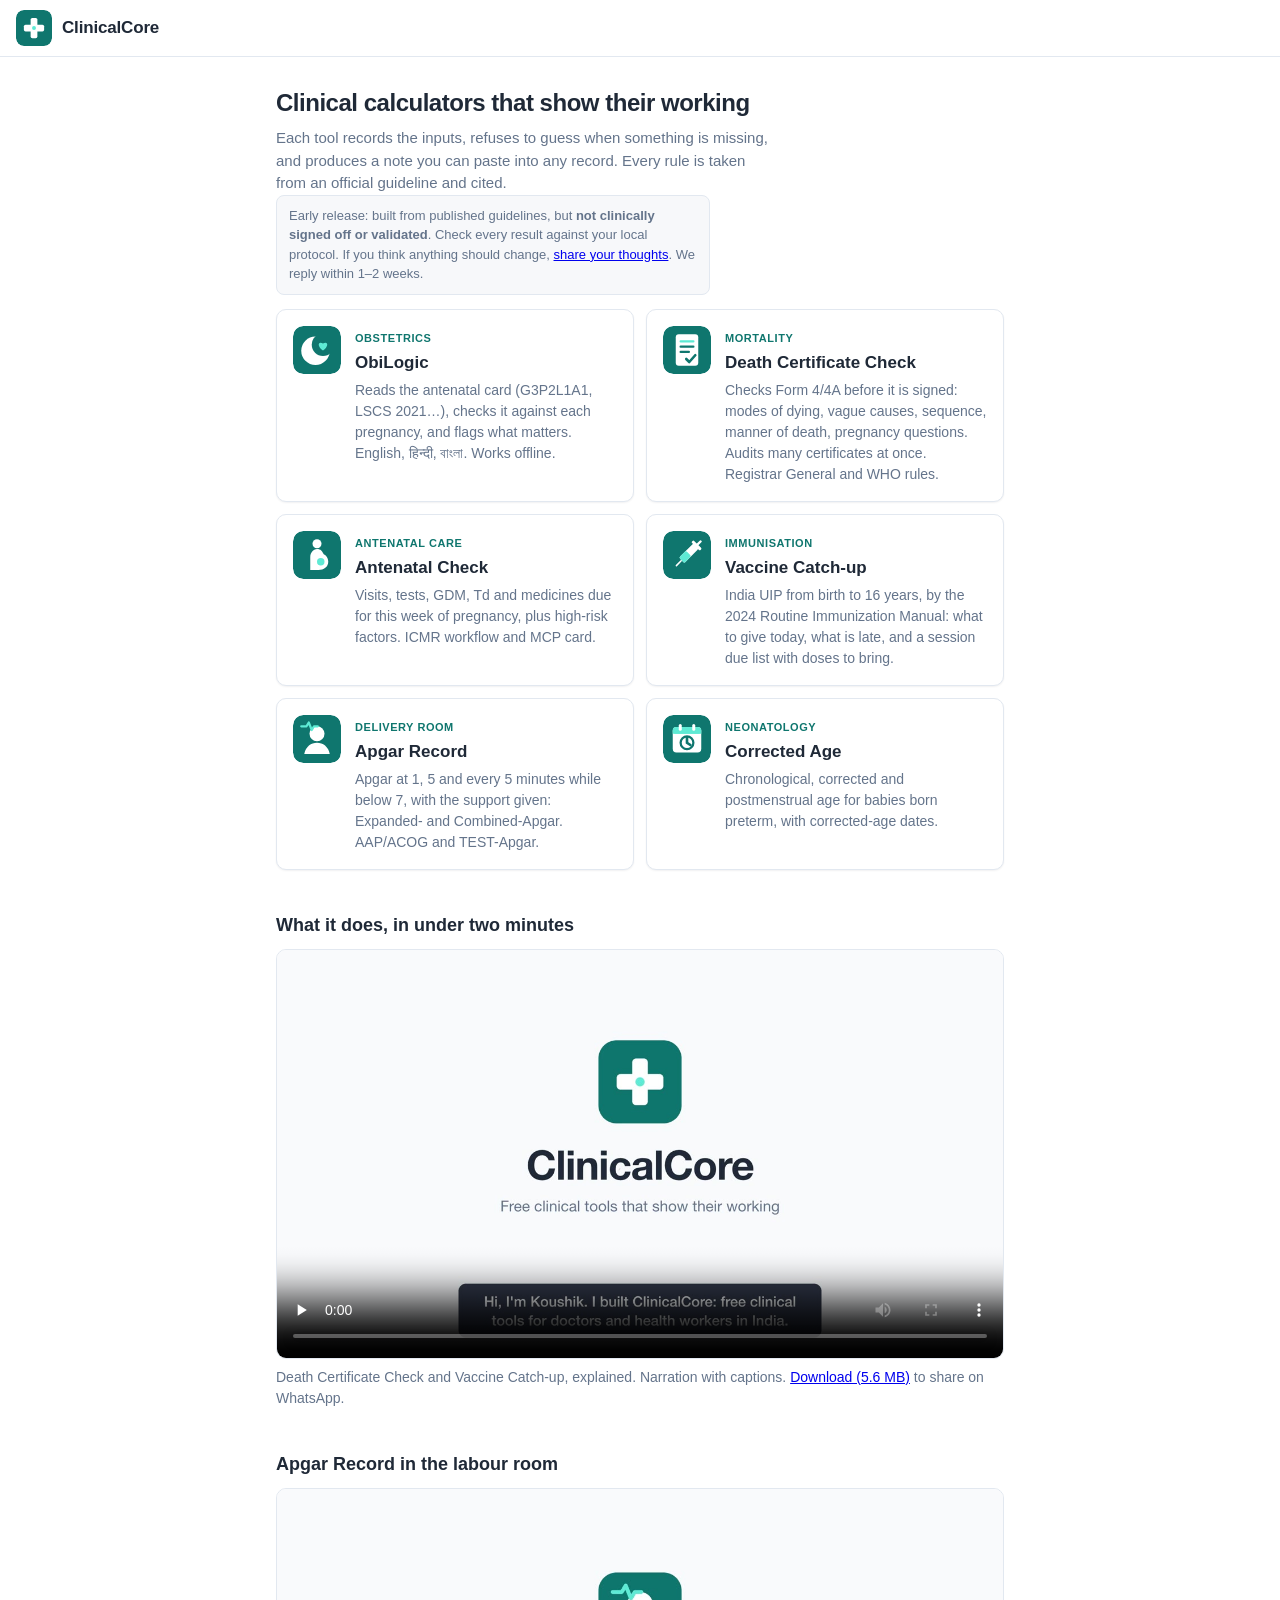
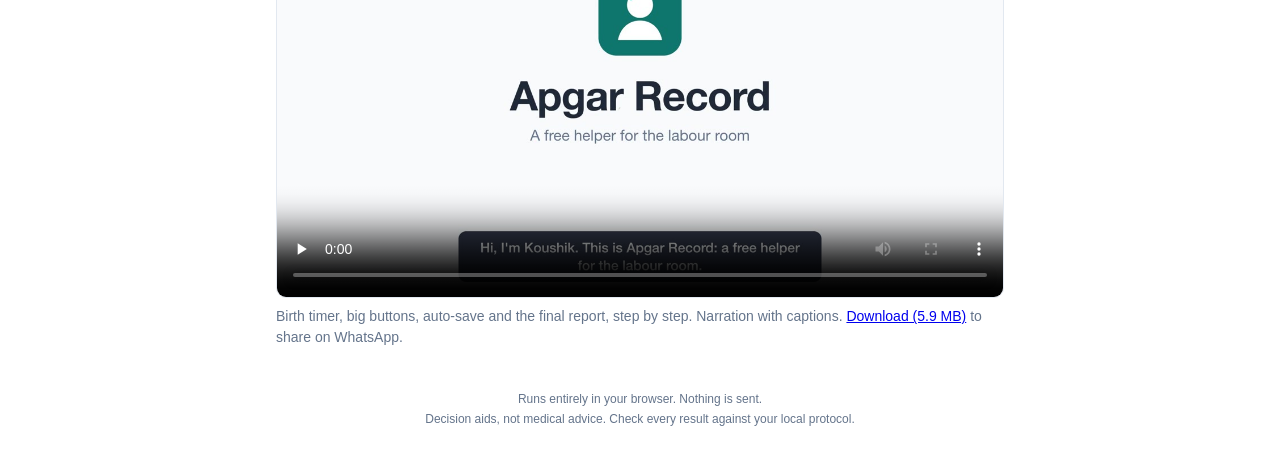
<file: index.html>
<!doctype html>
<html lang="en">
<head>
  <meta charset="utf-8">
  <meta name="viewport" content="width=device-width, initial-scale=1">
  <title>ClinicalCore</title>
  <meta name="description" content="Free, open-source clinical calculators that show their working. Runs in your browser.">
  <meta name="theme-color" content="#FFFFFF">
  <link rel="manifest" href="manifest.webmanifest">
  <link rel="icon" href="icon.svg" type="image/svg+xml">
  <link rel="stylesheet" href="shared/base.css">
  <link rel="stylesheet" href="hub.css">
  <script src="shared/offline.js" type="module"></script>
</head>
<body>
  <header class="bar">
    <a class="brand" href="./">
      <img src="icon.svg" alt="" width="36" height="36">
      <span>ClinicalCore</span>
    </a>
  </header>

  <main>
    <section class="intro">
      <h1>Clinical calculators that show their working</h1>
      <p>Each tool records the inputs, refuses to guess when something is missing, and produces a note you can paste into any record. Every rule is taken from an official guideline and cited.</p>
      <p class="notice">Early release: built from published guidelines, but <strong>not clinically signed off or validated</strong>. Check every result against your local protocol. If you think anything should change, <a href="https://github.com/nabvian/clinicalcore/issues/new?template=feedback.md" target="_blank" rel="noopener">share your thoughts</a>. We reply within 1–2 weeks.</p>
    </section>

    <section class="tools">
      <a class="tool" href="obilogic/">
        <img src="obilogic/icon.svg" alt="" width="48" height="48">
        <div>
          <span class="tag">Obstetrics</span>
          <h2>ObiLogic</h2>
          <p>Reads the antenatal card (G3P2L1A1, LSCS 2021…), checks it against each pregnancy, and flags what matters. English, हिन्दी, বাংলা. Works offline.</p>
        </div>
      </a>
      <a class="tool" href="mccd/">
        <img src="mccd/icon.svg" alt="" width="48" height="48">
        <div>
          <span class="tag">Mortality</span>
          <h2>Death Certificate Check</h2>
          <p>Checks Form 4/4A before it is signed: modes of dying, vague causes, sequence, manner of death, pregnancy questions. Audits many certificates at once. Registrar General and WHO rules.</p>
        </div>
      </a>
      <a class="tool" href="anc/">
        <img src="anc/icon.svg" alt="" width="48" height="48">
        <div>
          <span class="tag">Antenatal care</span>
          <h2>Antenatal Check</h2>
          <p>Visits, tests, GDM, Td and medicines due for this week of pregnancy, plus high-risk factors. ICMR workflow and MCP card.</p>
        </div>
      </a>
      <a class="tool" href="vaccines/">
        <img src="vaccines/icon.svg" alt="" width="48" height="48">
        <div>
          <span class="tag">Immunisation</span>
          <h2>Vaccine Catch-up</h2>
          <p>India UIP from birth to 16 years, by the 2024 Routine Immunization Manual: what to give today, what is late, and a session due list with doses to bring.</p>
        </div>
      </a>
      <a class="tool" href="apgar/">
        <img src="apgar/icon.svg" alt="" width="48" height="48">
        <div>
          <span class="tag">Delivery room</span>
          <h2>Apgar Record</h2>
          <p>Apgar at 1, 5 and every 5 minutes while below 7, with the support given: Expanded- and Combined-Apgar. AAP/ACOG and TEST-Apgar.</p>
        </div>
      </a>
      <a class="tool" href="corrected-age/">
        <img src="corrected-age/icon.svg" alt="" width="48" height="48">
        <div>
          <span class="tag">Neonatology</span>
          <h2>Corrected Age</h2>
          <p>Chronological, corrected and postmenstrual age for babies born preterm, with corrected-age dates.</p>
        </div>
      </a>
    </section>

    <section class="watch" id="video">
      <h2>What it does, in under two minutes</h2>
      <video controls preload="none" playsinline poster="media/clinicalcore-explainer.jpg" width="1280" height="720">
        <source src="media/clinicalcore-explainer.mp4" type="video/mp4">
        <a href="media/clinicalcore-explainer.mp4">Download the video</a>
      </video>
      <p>Death Certificate Check and Vaccine Catch-up, explained. Narration with captions. <a href="media/clinicalcore-explainer.mp4" download>Download (5.6 MB)</a> to share on WhatsApp.</p>
    </section>

    <section class="watch" id="apgar-video">
      <h2>Apgar Record in the labour room</h2>
      <video controls preload="none" playsinline poster="media/apgar-record-explainer.jpg" width="1280" height="720">
        <source src="media/apgar-record-explainer.mp4" type="video/mp4">
        <a href="media/apgar-record-explainer.mp4">Download the video</a>
      </video>
      <p>Birth timer, big buttons, auto-save and the final report, step by step. Narration with captions. <a href="media/apgar-record-explainer.mp4" download>Download (5.9 MB)</a> to share on WhatsApp.</p>
    </section>
  </main>

  <footer>
    <p>Runs entirely in your browser. Nothing is sent.</p>
    <p>Decision aids, not medical advice. Check every result against your local protocol.</p>
  </footer>
</body>
</html>
</file>
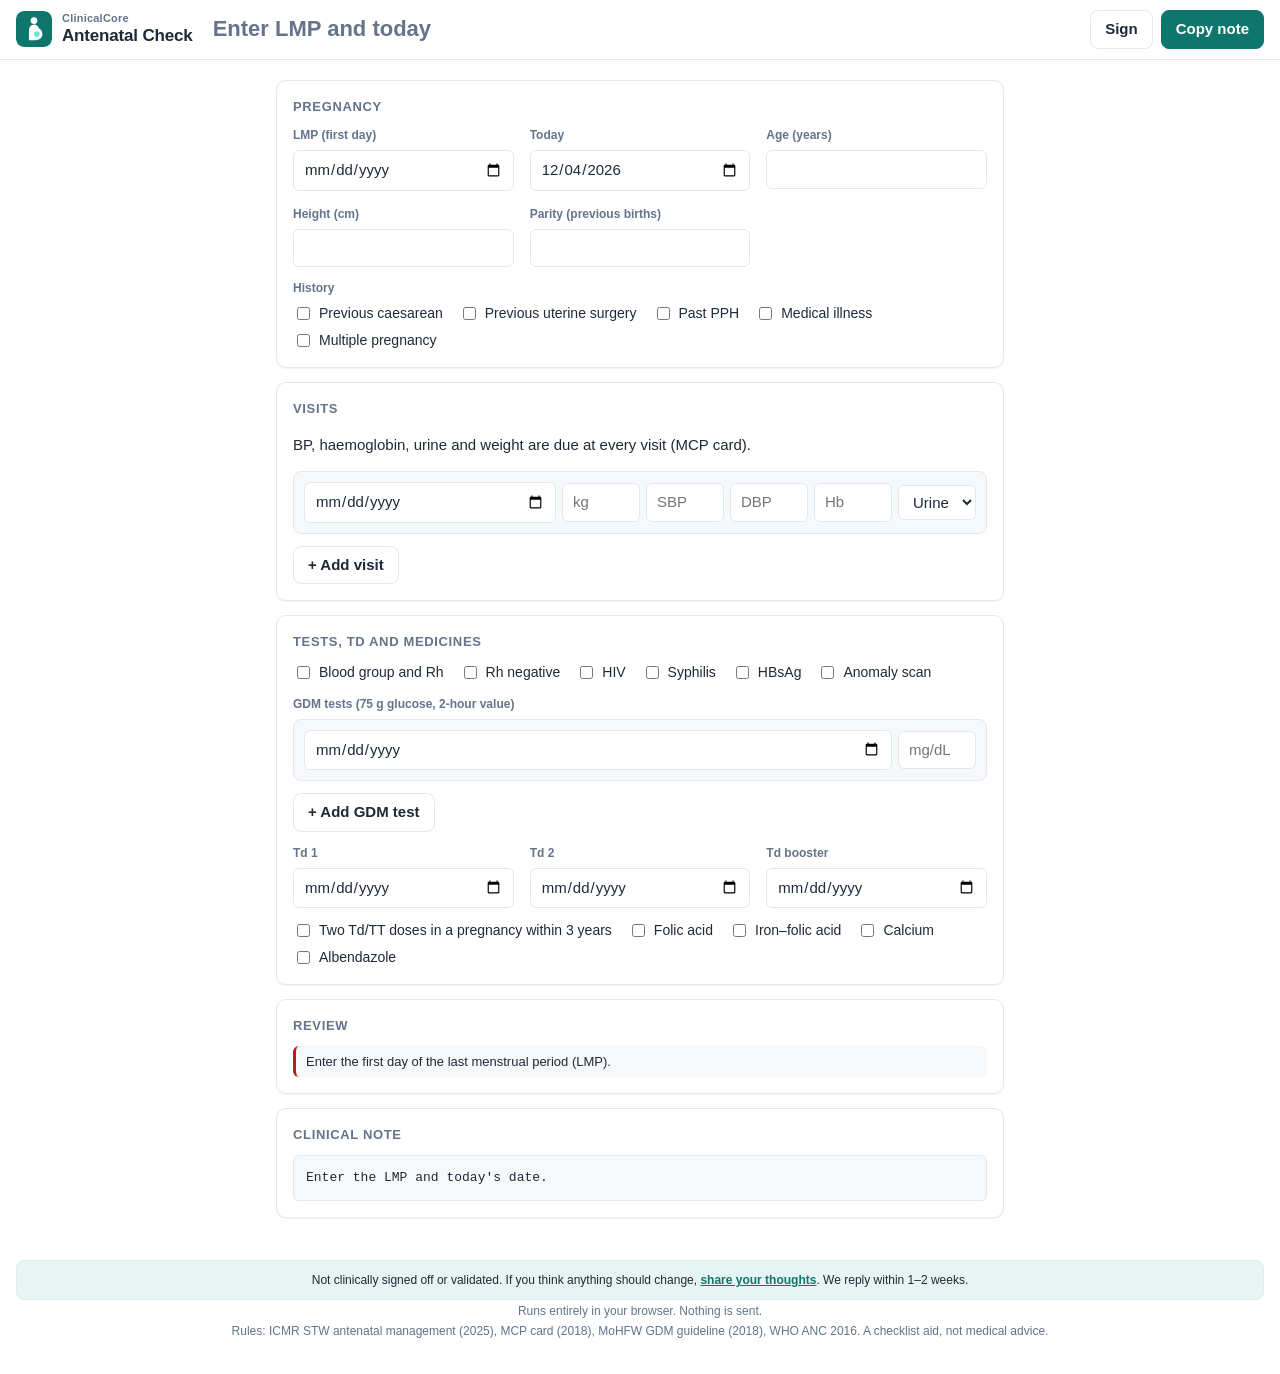
<file: anc/index.html>
<!doctype html>
<html lang="en">
<head>
  <meta charset="utf-8">
  <meta name="viewport" content="width=device-width, initial-scale=1">
  <title>Antenatal Check</title>
  <meta name="description" content="Checks antenatal visits, tests, Td, medicines and high-risk factors against the ICMR workflow and the MCP card.">
  <meta name="theme-color" content="#FFFFFF">
  <link rel="manifest" href="../manifest.webmanifest">
  <link rel="icon" href="icon.svg" type="image/svg+xml">
  <link rel="stylesheet" href="../shared/base.css">
  <script src="app.js" type="module"></script>
  <script src="../shared/offline.js" type="module"></script>
</head>
<body>
  <header class="bar">
    <a class="brand" href="../">
      <img src="icon.svg" alt="" width="36" height="36">
      <span><small>ClinicalCore</small>Antenatal Check</span>
    </a>
    <div class="summary" aria-live="polite">
      <div class="headline" id="headline"></div>
      <div class="subline" id="subline"></div>
    </div>
    <div class="actions">
      <button class="btn primary" id="copy-note">Copy note</button>
    </div>
  </header>

  <main id="form">
    <section class="panel">
      <h2>Pregnancy</h2>
      <div class="form">
        <div class="field"><label class="label" for="lmp">LMP (first day)</label><input class="input" id="lmp" data-field="lmp" type="date"></div>
        <div class="field"><label class="label" for="on_date">Today</label><input class="input" id="on_date" data-field="on_date" type="date"></div>
        <div class="field"><label class="label" for="age_years">Age (years)</label><input class="input" id="age_years" type="number" inputmode="numeric" min="10" max="60"></div>
        <div class="field"><label class="label" for="height_cm">Height (cm)</label><input class="input" id="height_cm" data-field="height_cm" type="number" inputmode="decimal" min="120" max="200"></div>
        <div class="field"><label class="label" for="parity">Parity (previous births)</label><input class="input" id="parity" type="number" inputmode="numeric" min="0" max="20"></div>
      </div>
      <div class="field spaced">
        <span class="label">History</span>
        <div class="checks">
          <label><input type="checkbox" id="previous_caesarean"> Previous caesarean</label>
          <label><input type="checkbox" id="previous_uterine_surgery"> Previous uterine surgery</label>
          <label><input type="checkbox" id="past_pph"> Past PPH</label>
          <label><input type="checkbox" id="medical_illness"> Medical illness</label>
          <label><input type="checkbox" id="multiple_pregnancy"> Multiple pregnancy</label>
        </div>
      </div>
    </section>

    <section class="panel">
      <h2>Visits</h2>
      <p class="hint">BP, haemoglobin, urine and weight are due at every visit (MCP card).</p>
      <div class="rowset" id="visits"></div>
      <button class="btn add-row spaced" type="button" id="add-visit">+ Add visit</button>
    </section>

    <section class="panel">
      <h2>Tests, Td and medicines</h2>
      <div class="checks">
        <label><input type="checkbox" id="blood_group"> Blood group and Rh</label>
        <label><input type="checkbox" id="rh_negative"> Rh negative</label>
        <label><input type="checkbox" id="hiv"> HIV</label>
        <label><input type="checkbox" id="syphilis"> Syphilis</label>
        <label><input type="checkbox" id="hbsag"> HBsAg</label>
        <label><input type="checkbox" id="anomaly_scan"> Anomaly scan</label>
      </div>
      <div class="field spaced">
        <span class="label">GDM tests (75 g glucose, 2-hour value)</span>
        <div class="rowset" id="glucose"></div>
        <button class="btn add-row spaced" type="button" id="add-glucose">+ Add GDM test</button>
      </div>
      <div class="form spaced">
        <div class="field"><label class="label" for="td1">Td 1</label><input class="input" id="td1" data-field="td1" type="date"></div>
        <div class="field"><label class="label" for="td2">Td 2</label><input class="input" id="td2" data-field="td2" type="date"></div>
        <div class="field"><label class="label" for="td_booster">Td booster</label><input class="input" id="td_booster" data-field="td_booster" type="date"></div>
      </div>
      <div class="checks spaced">
        <label><input type="checkbox" id="td_within_3_years"> Two Td/TT doses in a pregnancy within 3 years</label>
        <label><input type="checkbox" id="folic_acid"> Folic acid</label>
        <label><input type="checkbox" id="ifa"> Iron–folic acid</label>
        <label><input type="checkbox" id="calcium"> Calcium</label>
        <label><input type="checkbox" id="albendazole"> Albendazole</label>
      </div>
    </section>

    <section class="panel" id="plan-panel" hidden>
      <h2>Visits by ICMR schedule</h2>
      <div class="table-wrap"><table class="grid"><thead><tr><th>Visit</th><th>When</th><th>Status</th><th>Dates</th></tr></thead><tbody id="contacts"></tbody></table></div>
      <h2 class="spaced">Tests, Td and medicines</h2>
      <div class="table-wrap"><table class="grid"><thead><tr><th>Item</th><th>Status</th><th>Detail</th></tr></thead><tbody id="items"></tbody></table></div>
      <p class="callout spaced" id="hb-action" hidden></p>
    </section>

    <section class="panel" id="risk-panel" hidden>
      <h2>High-risk factors (ICMR)</h2>
      <div class="rowset" id="risks"></div>
    </section>

    <section class="panel" hidden>
      <h2>Review</h2>
      <ul class="issues" id="issues"></ul>
    </section>

    <section class="panel">
      <h2>Clinical note</h2>
      <pre class="note" id="note"></pre>
    </section>
  </main>

  <footer>
    <p class="validation">Not clinically signed off or validated. If you think anything should change, <a href="https://github.com/nabvian/clinicalcore/issues/new?template=feedback.md" target="_blank" rel="noopener">share your thoughts</a>. We reply within 1–2 weeks.</p>
    <p>Runs entirely in your browser. Nothing is sent.</p>
    <p>Rules: ICMR STW antenatal management (2025), MCP card (2018), MoHFW GDM guideline (2018), WHO ANC 2016. A checklist aid, not medical advice.</p>
  </footer>

  <div class="toast" id="toast" role="status"></div>
</body>
</html>
</file>
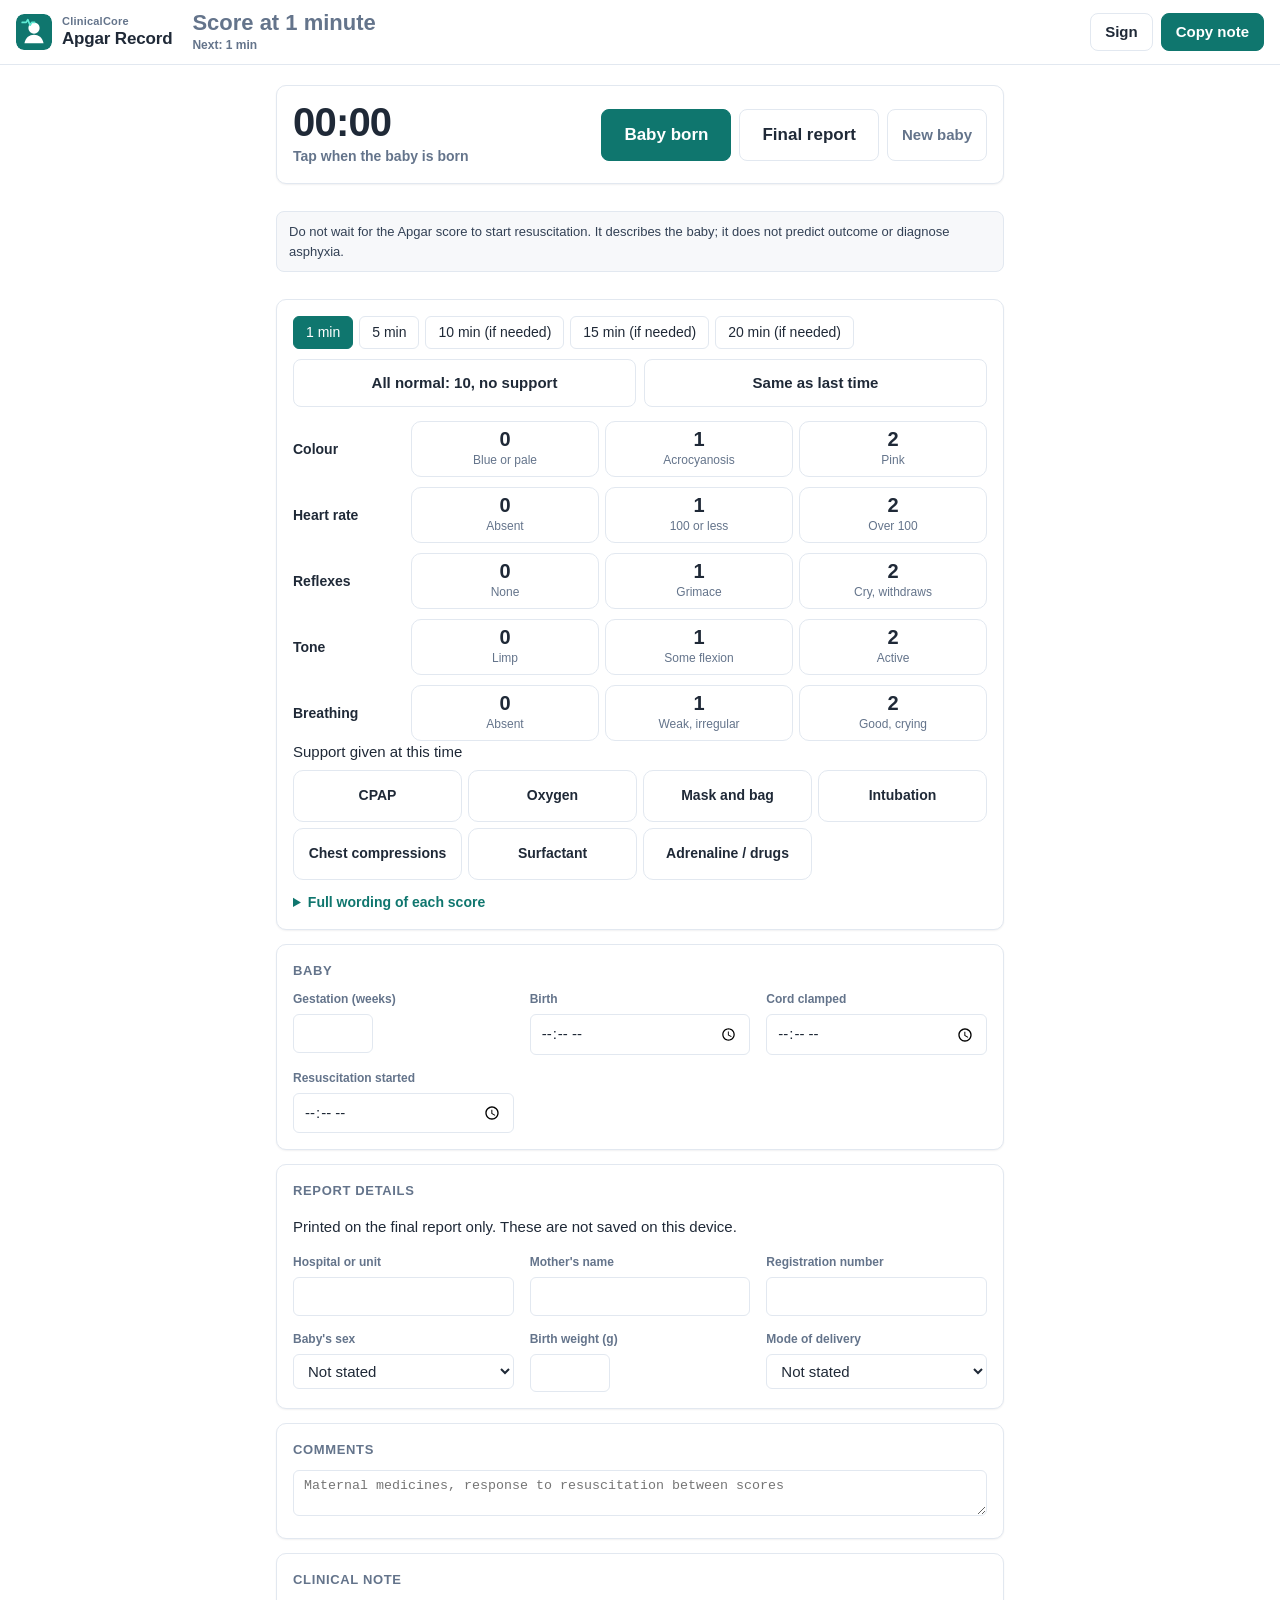
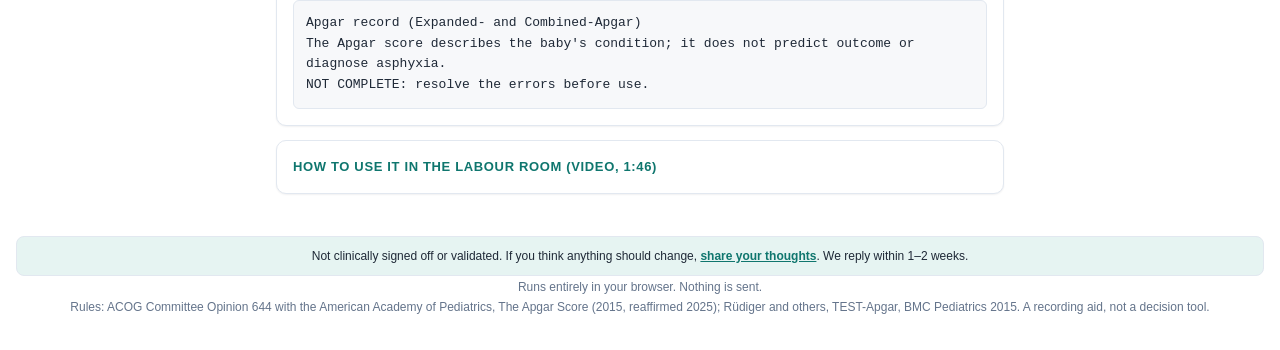
<file: apgar/index.html>
<!doctype html>
<html lang="en">
<head>
  <meta charset="utf-8">
  <meta name="viewport" content="width=device-width, initial-scale=1">
  <title>Apgar Record</title>
  <meta name="description" content="Apgar score with the expanded AAP/ACOG form and the Combined-Apgar: scores at 1, 5 and every 5 minutes while below 7, with the support given.">
  <meta name="theme-color" content="#FFFFFF">
  <link rel="manifest" href="../manifest.webmanifest">
  <link rel="icon" href="icon.svg" type="image/svg+xml">
  <link rel="stylesheet" href="../shared/base.css">
  <link rel="stylesheet" href="apgar.css">
  <script src="app.js" type="module"></script>
  <script src="../shared/offline.js" type="module"></script>
</head>
<body>
  <header class="bar">
    <a class="brand" href="../">
      <img src="icon.svg" alt="" width="36" height="36">
      <span><small>ClinicalCore</small>Apgar Record</span>
    </a>
    <div class="summary" aria-live="polite">
      <div class="headline" id="headline"></div>
      <div class="subline" id="subline"></div>
    </div>
    <div class="actions">
      <button class="btn primary" id="copy-note">Copy note</button>
    </div>
  </header>

  <main id="form">
    <section class="panel timer" id="timer">
      <div class="timer-row">
        <div>
          <div class="clock" id="clock">00:00</div>
          <div class="due" id="due">Tap when the baby is born</div>
        </div>
        <div class="timer-actions">
          <button class="btn primary big" type="button" id="born">Baby born</button>
          <button class="btn big" type="button" id="report-btn">Final report</button>
          <button class="btn ghost" type="button" id="reset">New baby</button>
        </div>
      </div>
      <div class="alert" id="alert" role="alert" hidden></div>
    </section>

    <p class="notice">Do not wait for the Apgar score to start resuscitation. It describes the baby; it does not predict outcome or diagnose asphyxia.</p>

    <section class="panel score">
      <div class="score-head">
        <div class="chips" id="minutes" role="tablist" aria-label="Minute"></div>
        <div class="quick">
          <button class="btn" type="button" id="all-normal">All normal: 10, no support</button>
          <button class="btn" type="button" id="same">Same as last time</button>
        </div>
      </div>
      <div class="saved" id="saved" hidden><span id="saved-text"></span><button class="btn small" type="button" id="edit">Edit</button></div>
      <div id="signs" class="signs"></div>
      <span class="label spaced">Support given at this time</span>
      <div class="toggles" id="support"></div>
      <details class="spaced">
        <summary>Full wording of each score</summary>
        <div class="table-wrap"><table class="grid" id="wording"><thead><tr><th>Sign</th><th>0</th><th>1</th><th>2</th></tr></thead><tbody></tbody></table></div>
        <p class="hint spaced">Score what you see, whatever support is given. For a preterm baby, score tone and reflexes against what is expected for the gestation.</p>
      </details>
    </section>

    <section class="panel">
      <h2>Baby</h2>
      <div class="form">
        <div class="field"><label class="label" for="gestation">Gestation (weeks)</label><input class="input short" id="gestation" data-field="gestation_weeks" type="number" inputmode="numeric" min="20" max="44"></div>
        <div class="field"><label class="label" for="birth_time">Birth</label><input class="input" id="birth_time" type="time"></div>
        <div class="field"><label class="label" for="cord_clamped">Cord clamped</label><input class="input" id="cord_clamped" type="time"></div>
        <div class="field"><label class="label" for="resuscitation_started">Resuscitation started</label><input class="input" id="resuscitation_started" type="time"></div>
      </div>
    </section>

    <section class="panel" id="record-panel" hidden>
      <h2>Record</h2>
      <div class="table-wrap">
        <table class="grid">
          <thead><tr><th>Minute</th><th>Apgar</th><th>Expanded</th><th>Combined</th><th>Support</th></tr></thead>
          <tbody id="record"></tbody>
        </table>
      </div>
      <p class="callout spaced" id="band" hidden></p>
      <p class="hint spaced">Expanded-Apgar: 1 point for each of 7 kinds of support not given (7 = none). Combined-Apgar: Expanded, then Apgar, for example 7–10.</p>
    </section>

    <section class="panel" hidden>
      <h2>Review</h2>
      <ul class="issues" id="issues"></ul>
    </section>

    <section class="panel">
      <h2>Report details</h2>
      <p class="hint">Printed on the final report only. These are not saved on this device.</p>
      <div class="form spaced">
        <div class="field"><label class="label" for="r-unit">Hospital or unit</label><input class="input" id="r-unit" autocomplete="off"></div>
        <div class="field"><label class="label" for="r-mother">Mother's name</label><input class="input" id="r-mother" autocomplete="off"></div>
        <div class="field"><label class="label" for="r-reg">Registration number</label><input class="input" id="r-reg" autocomplete="off"></div>
        <div class="field"><label class="label" for="r-sex">Baby's sex</label><select class="input" id="r-sex"><option value="">Not stated</option><option>Female</option><option>Male</option><option>Ambiguous</option></select></div>
        <div class="field"><label class="label" for="r-weight">Birth weight (g)</label><input class="input short" id="r-weight" type="number" inputmode="numeric" min="300" max="6000"></div>
        <div class="field"><label class="label" for="r-mode">Mode of delivery</label><select class="input" id="r-mode"><option value="">Not stated</option><option>Normal vaginal</option><option>Assisted vaginal</option><option>Caesarean</option></select></div>
      </div>
    </section>

    <section class="panel">
      <h2>Comments</h2>
      <textarea class="input" id="comments" rows="2" placeholder="Maternal medicines, response to resuscitation between scores"></textarea>
    </section>

    <section class="panel">
      <h2>Clinical note</h2>
      <pre class="note" id="note"></pre>
    </section>

    <details class="panel watch-panel">
      <summary><h2>How to use it in the labour room (video, 1:46)</h2></summary>
      <video controls preload="none" playsinline poster="../media/apgar-record-explainer.jpg" width="1280" height="720">
        <source src="../media/apgar-record-explainer.mp4" type="video/mp4">
        <a href="../media/apgar-record-explainer.mp4">Download the video</a>
      </video>
      <p class="hint spaced"><a href="../media/apgar-record-explainer.mp4" download>Download (5.9 MB)</a> to share with your team.</p>
    </details>
  </main>

  <footer>
    <p class="validation">Not clinically signed off or validated. If you think anything should change, <a href="https://github.com/nabvian/clinicalcore/issues/new?template=feedback.md" target="_blank" rel="noopener">share your thoughts</a>. We reply within 1–2 weeks.</p>
    <p>Runs entirely in your browser. Nothing is sent.</p>
    <p>Rules: ACOG Committee Opinion 644 with the American Academy of Pediatrics, The Apgar Score (2015, reaffirmed 2025); Rüdiger and others, TEST-Apgar, BMC Pediatrics 2015. A recording aid, not a decision tool.</p>
  </footer>

  <section class="report" id="report" hidden></section>
  <div class="toast" id="toast" role="status"></div>
</body>
</html>
</file>
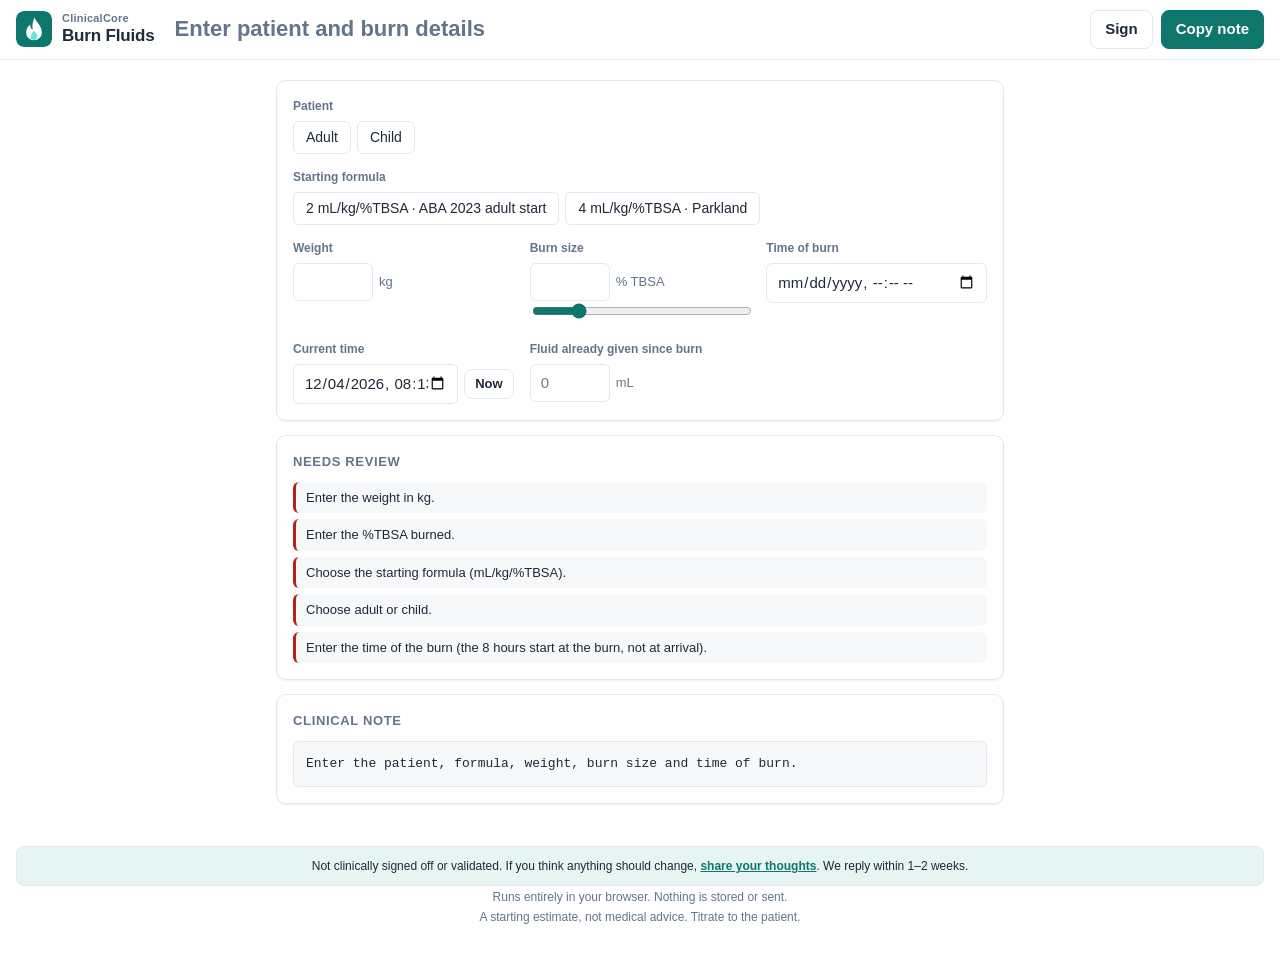
<file: burns/index.html>
<!doctype html>
<html lang="en">
<head>
  <meta charset="utf-8">
  <meta name="viewport" content="width=device-width, initial-scale=1">
  <title>Burn Fluids</title>
  <meta name="description" content="24-hour burn resuscitation estimate from the time of burn.">
  <meta name="theme-color" content="#FFFFFF">
  <link rel="manifest" href="../manifest.webmanifest">
  <link rel="icon" href="icon.svg" type="image/svg+xml">
  <link rel="stylesheet" href="../shared/base.css">
  <link rel="stylesheet" href="burns.css">
  <script src="app.js" type="module"></script>
  <script src="../shared/offline.js" type="module"></script>
</head>
<body>
  <header class="bar">
    <a class="brand" href="../">
      <img src="icon.svg" alt="" width="36" height="36">
      <span><small>ClinicalCore</small>Burn Fluids</span>
    </a>
    <div class="summary" aria-live="polite">
      <div class="headline" id="headline"></div>
      <div class="subline" id="subline"></div>
    </div>
    <div class="actions">
      <button class="btn primary" id="copy-note">Copy note</button>
    </div>
  </header>

  <main>
    <section class="panel">
      <form class="form" id="form">
        <div class="field wide">
          <span class="label">Patient</span>
          <div id="patient" data-field="patient"></div>
        </div>
        <div class="field wide">
          <span class="label">Starting formula</span>
          <div id="formula" data-field="ml_per_kg_tbsa"></div>
        </div>
        <div class="field">
          <label class="label" for="weight_kg">Weight</label>
          <div class="control">
            <input class="input short" id="weight_kg" data-field="weight_kg" type="number" inputmode="decimal" min="1" max="300" step="0.1">
            <span class="unit">kg</span>
          </div>
        </div>
        <div class="field">
          <label class="label" for="tbsa_percent">Burn size</label>
          <div class="control">
            <input class="input short" id="tbsa_percent" data-field="tbsa_percent" type="number" inputmode="decimal" min="1" max="100" step="0.5">
            <span class="unit">% TBSA</span>
          </div>
          <input id="tbsa_slider" type="range" min="1" max="100" step="1" value="20" aria-label="TBSA slider">
        </div>
        <div class="field">
          <label class="label" for="burn_time">Time of burn</label>
          <input class="input" id="burn_time" data-field="burn_time" type="datetime-local">
        </div>
        <div class="field">
          <label class="label" for="now">Current time</label>
          <div class="control">
            <input class="input grow" id="now" data-field="now" type="datetime-local">
            <button class="btn small" type="button" id="set-now">Now</button>
          </div>
        </div>
        <div class="field">
          <label class="label" for="given_ml">Fluid already given since burn</label>
          <div class="control">
            <input class="input short" id="given_ml" data-field="given_ml" type="number" inputmode="decimal" min="0" step="10" placeholder="0">
            <span class="unit">mL</span>
          </div>
        </div>
      </form>
    </section>

    <section class="panel" id="plan-panel" hidden>
      <h2>Plan</h2>
      <dl class="rows" id="totals"></dl>
      <div class="timeline" id="timeline"></div>
      <div class="scale" id="scale"></div>
      <div class="phases" id="phases"></div>
    </section>

    <section class="panel" hidden>
      <h2>Needs review</h2>
      <ul class="issues" id="issues"></ul>
    </section>

    <section class="panel">
      <h2>Clinical note</h2>
      <pre class="note" id="note"></pre>
    </section>
  </main>

  <footer>
    <p class="validation">Not clinically signed off or validated. If you think anything should change, <a href="https://github.com/nabvian/clinicalcore/issues/new?template=feedback.md" target="_blank" rel="noopener">share your thoughts</a>. We reply within 1–2 weeks.</p>
    <p>Runs entirely in your browser. Nothing is stored or sent.</p>
    <p>A starting estimate, not medical advice. Titrate to the patient.</p>
  </footer>

  <div class="toast" id="toast" role="status"></div>
</body>
</html>
</file>
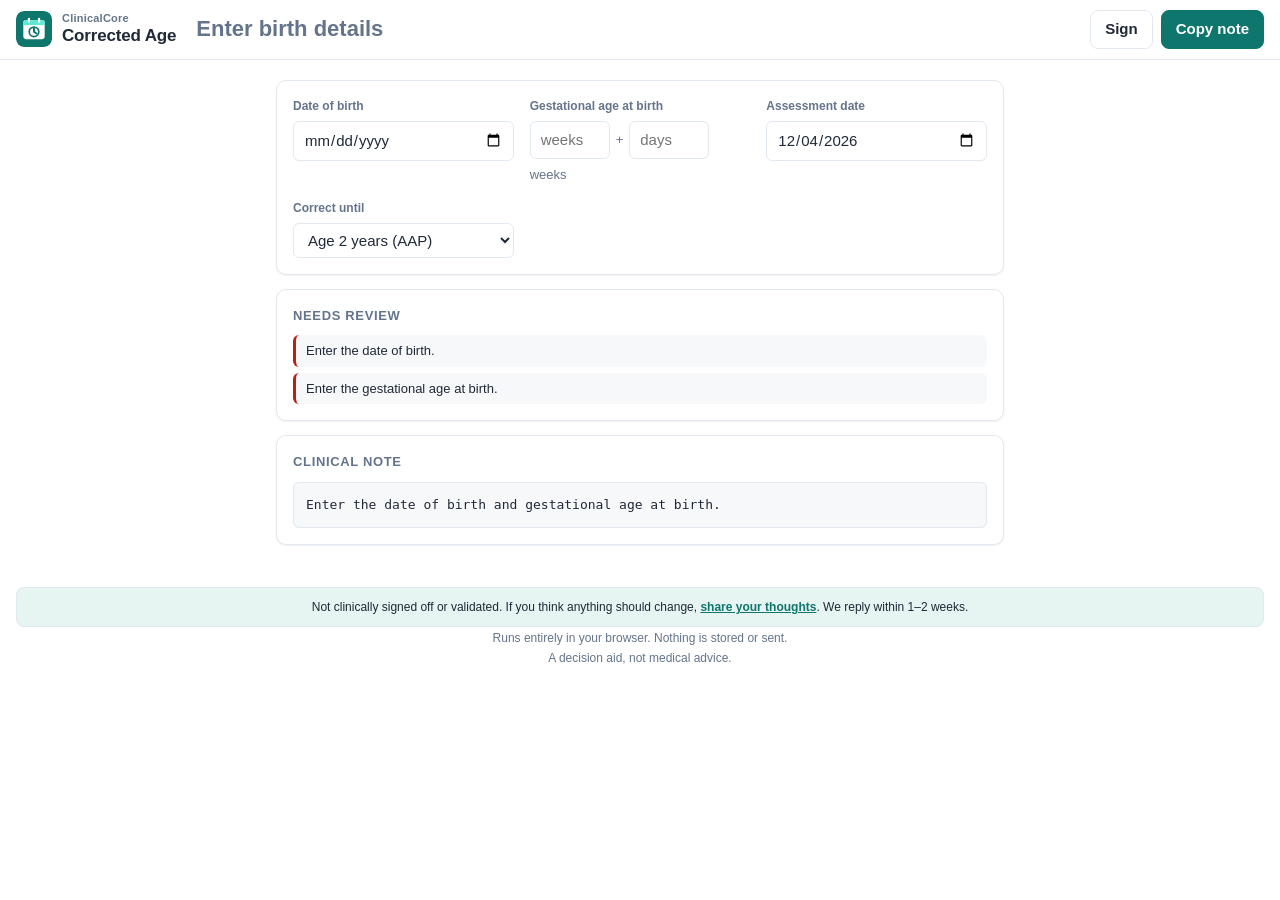
<file: corrected-age/index.html>
<!doctype html>
<html lang="en">
<head>
  <meta charset="utf-8">
  <meta name="viewport" content="width=device-width, initial-scale=1">
  <title>Corrected Age</title>
  <meta name="description" content="Chronological, corrected and postmenstrual age for babies born preterm.">
  <meta name="theme-color" content="#FFFFFF">
  <link rel="manifest" href="../manifest.webmanifest">
  <link rel="icon" href="icon.svg" type="image/svg+xml">
  <link rel="stylesheet" href="../shared/base.css">
  <script src="app.js" type="module"></script>
  <script src="../shared/offline.js" type="module"></script>
</head>
<body>
  <header class="bar">
    <a class="brand" href="../">
      <img src="icon.svg" alt="" width="36" height="36">
      <span><small>ClinicalCore</small>Corrected Age</span>
    </a>
    <div class="summary" aria-live="polite">
      <div class="headline" id="headline"></div>
      <div class="subline" id="subline"></div>
    </div>
    <div class="actions">
      <button class="btn primary" id="copy-note">Copy note</button>
    </div>
  </header>

  <main>
    <section class="panel">
      <form class="form" id="form">
        <div class="field">
          <label class="label" for="birth_date">Date of birth</label>
          <input class="input" id="birth_date" data-field="birth_date" type="date">
        </div>
        <div class="field">
          <span class="label">Gestational age at birth</span>
          <div class="control">
            <input class="input short" id="ga_weeks" data-field="ga" type="number" inputmode="numeric" min="20" max="44" placeholder="weeks" aria-label="Weeks">
            <span class="unit">+</span>
            <input class="input short" id="ga_days" data-field="ga" type="number" inputmode="numeric" min="0" max="6" placeholder="days" aria-label="Days">
            <span class="unit">weeks</span>
          </div>
        </div>
        <div class="field">
          <label class="label" for="on_date">Assessment date</label>
          <input class="input" id="on_date" data-field="on_date" type="date">
        </div>
        <div class="field">
          <label class="label" for="convention">Correct until</label>
          <select class="input" id="convention">
            <option value="two_years">Age 2 years (AAP)</option>
            <option value="by_gestation">By gestation: &lt;32 wk to 2 y, 32–36 wk to 1 y</option>
            <option value="no_limit">No limit (RCPCH growth charts)</option>
          </select>
        </div>
      </form>
    </section>

    <section class="panel" id="result-panel" hidden>
      <h2>Result</h2>
      <dl class="rows" id="rows"></dl>
    </section>

    <section class="panel" id="schedule-panel" hidden>
      <h2>Corrected-age dates</h2>
      <table class="grid">
        <thead><tr><th>Corrected age</th><th>Date</th><th></th></tr></thead>
        <tbody id="schedule"></tbody>
      </table>
    </section>

    <section class="panel" hidden>
      <h2>Needs review</h2>
      <ul class="issues" id="issues"></ul>
    </section>

    <section class="panel">
      <h2>Clinical note</h2>
      <pre class="note" id="note"></pre>
    </section>
  </main>

  <footer>
    <p class="validation">Not clinically signed off or validated. If you think anything should change, <a href="https://github.com/nabvian/clinicalcore/issues/new?template=feedback.md" target="_blank" rel="noopener">share your thoughts</a>. We reply within 1–2 weeks.</p>
    <p>Runs entirely in your browser. Nothing is stored or sent.</p>
    <p>A decision aid, not medical advice.</p>
  </footer>

  <div class="toast" id="toast" role="status"></div>
</body>
</html>
</file>
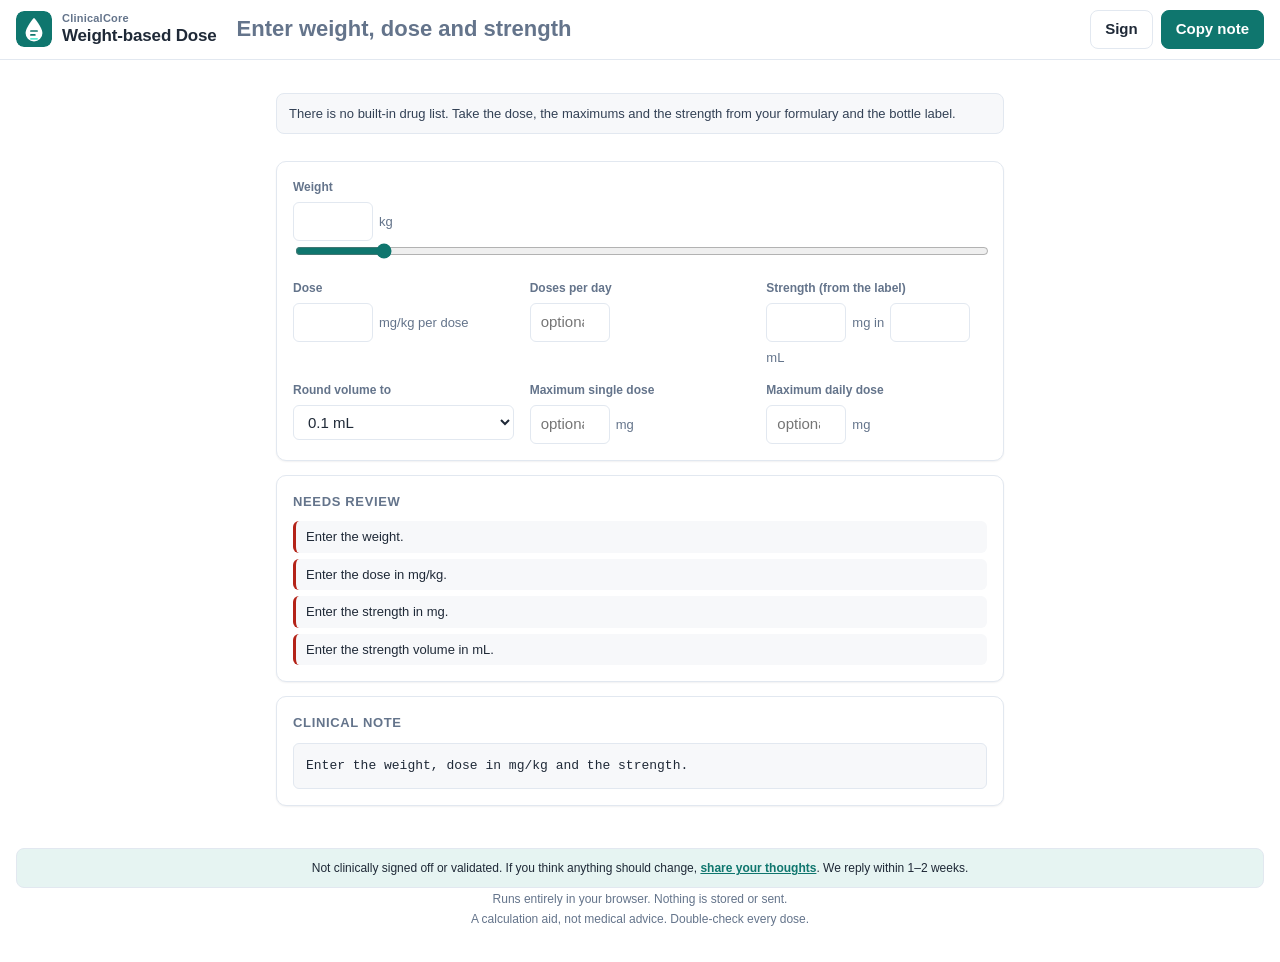
<file: dose/index.html>
<!doctype html>
<html lang="en">
<head>
  <meta charset="utf-8">
  <meta name="viewport" content="width=device-width, initial-scale=1">
  <title>Weight-based Dose</title>
  <meta name="description" content="mg/kg to mg to mL, checked against the maximums you enter.">
  <meta name="theme-color" content="#FFFFFF">
  <link rel="manifest" href="../manifest.webmanifest">
  <link rel="icon" href="icon.svg" type="image/svg+xml">
  <link rel="stylesheet" href="../shared/base.css">
  <script src="app.js" type="module"></script>
  <script src="../shared/offline.js" type="module"></script>
</head>
<body>
  <header class="bar">
    <a class="brand" href="../">
      <img src="icon.svg" alt="" width="36" height="36">
      <span><small>ClinicalCore</small>Weight-based Dose</span>
    </a>
    <div class="summary" aria-live="polite">
      <div class="headline" id="headline"></div>
      <div class="subline" id="subline"></div>
    </div>
    <div class="actions">
      <button class="btn primary" id="copy-note">Copy note</button>
    </div>
  </header>

  <main>
    <p class="notice">There is no built-in drug list. Take the dose, the maximums and the strength from your formulary and the bottle label.</p>

    <section class="panel">
      <form class="form" id="form">
        <div class="field wide">
          <label class="label" for="weight_kg">Weight</label>
          <div class="control">
            <input class="input short" id="weight_kg" data-field="weight_kg" type="number" inputmode="decimal" min="0.3" max="200" step="0.1">
            <span class="unit">kg</span>
          </div>
          <input id="weight_slider" type="range" min="0.5" max="80" step="0.1" value="10" aria-label="Weight slider">
        </div>
        <div class="field">
          <label class="label" for="mg_per_kg">Dose</label>
          <div class="control">
            <input class="input short" id="mg_per_kg" data-field="mg_per_kg" type="number" inputmode="decimal" min="0" step="any">
            <span class="unit">mg/kg per dose</span>
          </div>
        </div>
        <div class="field">
          <label class="label" for="doses_per_day">Doses per day</label>
          <div class="control">
            <input class="input short" id="doses_per_day" data-field="doses_per_day" type="number" inputmode="numeric" min="1" max="24" placeholder="optional">
          </div>
        </div>
        <div class="field">
          <span class="label">Strength (from the label)</span>
          <div class="control">
            <input class="input short" id="strength_mg" data-field="strength_mg" type="number" inputmode="decimal" min="0" step="any" aria-label="Strength mg">
            <span class="unit">mg in</span>
            <input class="input short" id="strength_ml" data-field="strength_ml" type="number" inputmode="decimal" min="0" step="any" aria-label="Strength mL">
            <span class="unit">mL</span>
          </div>
        </div>
        <div class="field">
          <label class="label" for="round_ml">Round volume to</label>
          <select class="input" id="round_ml" data-field="round_ml">
            <option value="0.01">0.01 mL</option>
            <option value="0.05">0.05 mL</option>
            <option value="0.1" selected>0.1 mL</option>
            <option value="0.2">0.2 mL</option>
            <option value="0.5">0.5 mL</option>
            <option value="1">1 mL</option>
          </select>
        </div>
        <div class="field">
          <label class="label" for="max_single_mg">Maximum single dose</label>
          <div class="control">
            <input class="input short" id="max_single_mg" data-field="max_single_mg" type="number" inputmode="decimal" min="0" step="any" placeholder="optional">
            <span class="unit">mg</span>
          </div>
        </div>
        <div class="field">
          <label class="label" for="max_daily_mg">Maximum daily dose</label>
          <div class="control">
            <input class="input short" id="max_daily_mg" data-field="max_daily_mg" type="number" inputmode="decimal" min="0" step="any" placeholder="optional">
            <span class="unit">mg</span>
          </div>
        </div>
      </form>
    </section>

    <section class="panel" id="working-panel" hidden>
      <h2>Working</h2>
      <ol class="steps" id="working"></ol>
    </section>

    <section class="panel" hidden>
      <h2>Needs review</h2>
      <ul class="issues" id="issues"></ul>
    </section>

    <section class="panel">
      <h2>Clinical note</h2>
      <pre class="note" id="note"></pre>
    </section>
  </main>

  <footer>
    <p class="validation">Not clinically signed off or validated. If you think anything should change, <a href="https://github.com/nabvian/clinicalcore/issues/new?template=feedback.md" target="_blank" rel="noopener">share your thoughts</a>. We reply within 1–2 weeks.</p>
    <p>Runs entirely in your browser. Nothing is stored or sent.</p>
    <p>A calculation aid, not medical advice. Double-check every dose.</p>
  </footer>

  <div class="toast" id="toast" role="status"></div>
</body>
</html>
</file>
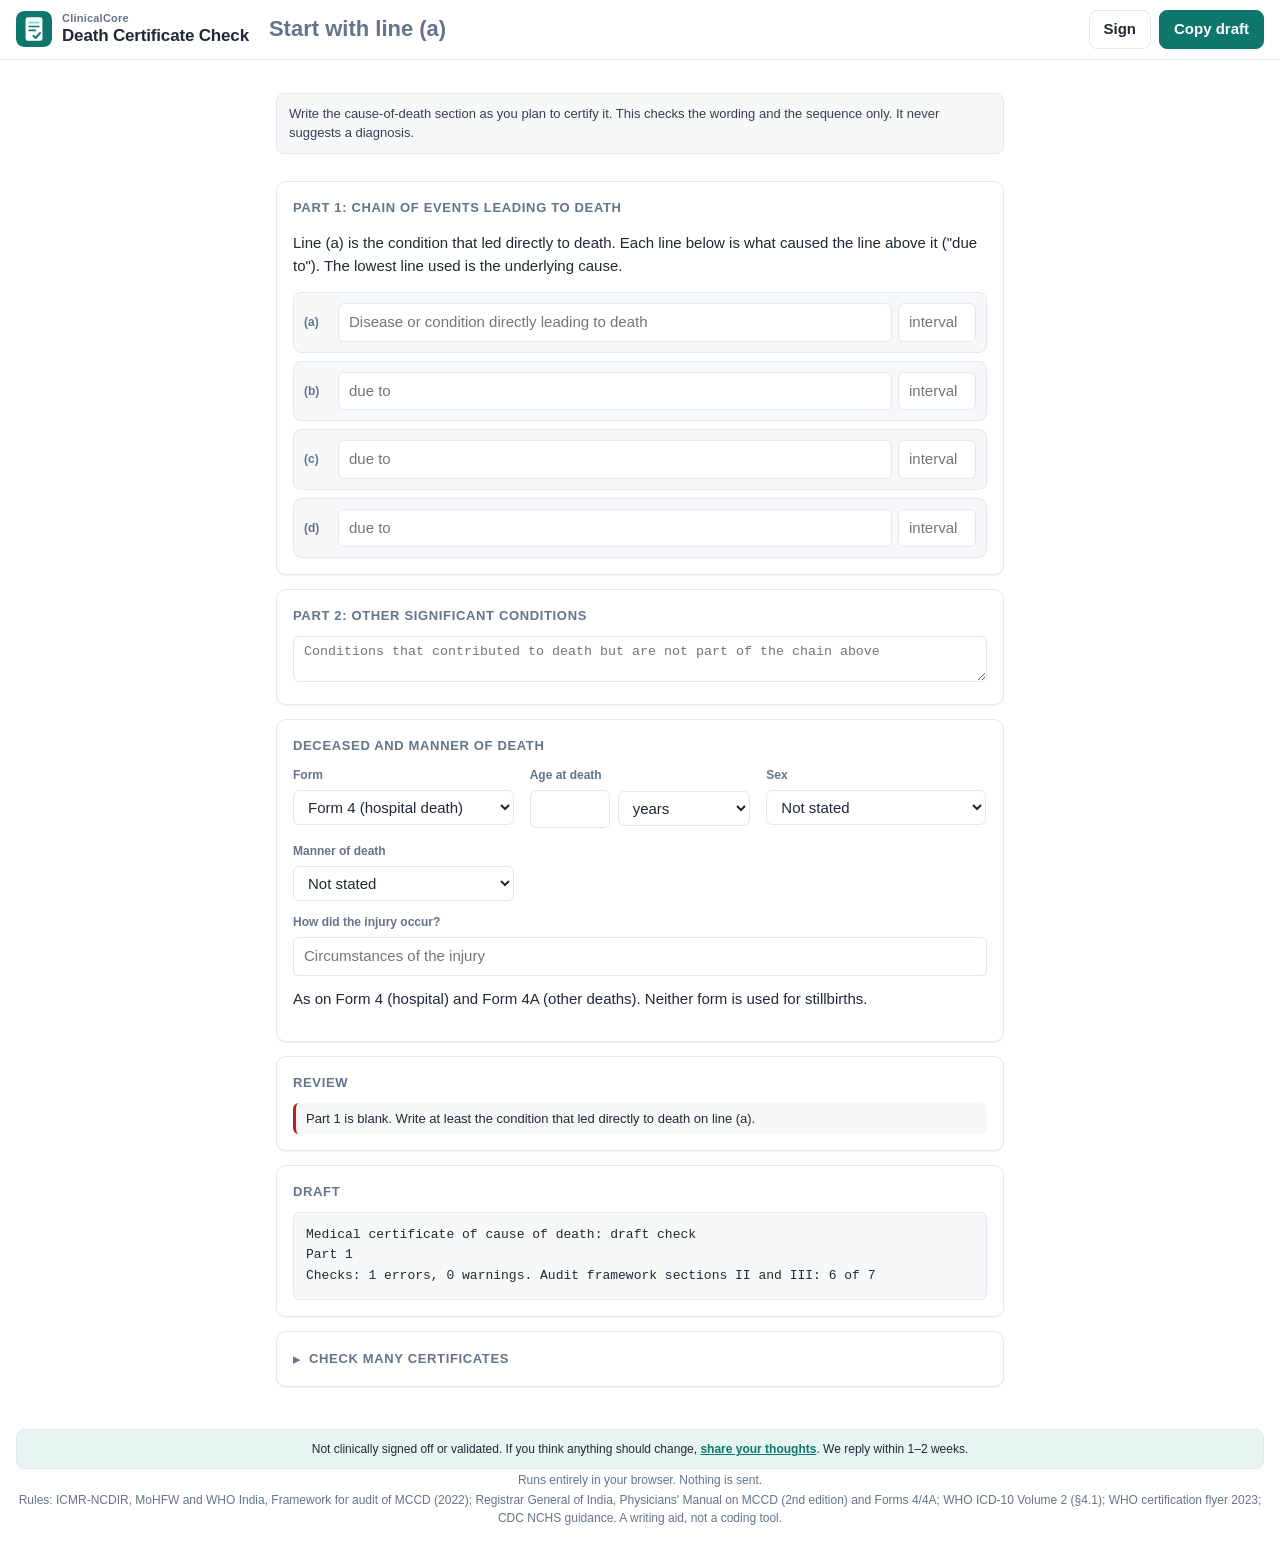
<file: mccd/index.html>
<!doctype html>
<html lang="en">
<head>
  <meta charset="utf-8">
  <meta name="viewport" content="width=device-width, initial-scale=1">
  <title>Death Certificate Check</title>
  <meta name="description" content="Checks a medical certificate of cause of death (Form 4/4A) against the Registrar General of India manual and WHO rules before it is signed, and audits many certificates at once.">
  <meta name="theme-color" content="#FFFFFF">
  <link rel="manifest" href="../manifest.webmanifest">
  <link rel="icon" href="icon.svg" type="image/svg+xml">
  <link rel="stylesheet" href="../shared/base.css">
  <script src="app.js" type="module"></script>
  <script src="../shared/offline.js" type="module"></script>
</head>
<body>
  <header class="bar">
    <a class="brand" href="../">
      <img src="icon.svg" alt="" width="36" height="36">
      <span><small>ClinicalCore</small>Death Certificate Check</span>
    </a>
    <div class="summary" aria-live="polite">
      <div class="headline" id="headline"></div>
      <div class="subline" id="subline"></div>
    </div>
    <div class="actions">
      <button class="btn primary" id="copy-note">Copy draft</button>
    </div>
  </header>

  <main>
    <p class="notice">Write the cause-of-death section as you plan to certify it. This checks the wording and the sequence only. It never suggests a diagnosis.</p>

    <section class="panel">
      <h2>Part 1: chain of events leading to death</h2>
      <p class="hint">Line (a) is the condition that led directly to death. Each line below is what caused the line above it ("due to"). The lowest line used is the underlying cause.</p>
      <div class="rowset" id="part1"></div>
    </section>

    <section class="panel">
      <h2>Part 2: other significant conditions</h2>
      <textarea class="input" id="part2" rows="2" placeholder="Conditions that contributed to death but are not part of the chain above"></textarea>
    </section>

    <section class="panel">
      <h2>Deceased and manner of death</h2>
      <div class="form">
        <div class="field">
          <label class="label" for="form">Form</label>
          <select class="input" id="form">
            <option value="4">Form 4 (hospital death)</option>
            <option value="4a">Form 4A (other death)</option>
          </select>
        </div>
        <div class="field">
          <label class="label" for="age">Age at death</label>
          <div class="inline">
            <input class="input short" id="age" data-field="age" type="number" inputmode="numeric" min="0" max="130">
            <select class="input" id="age_unit" aria-label="Age unit">
              <option value="years">years</option>
              <option value="months">months</option>
              <option value="days">days</option>
              <option value="hours">hours</option>
            </select>
          </div>
        </div>
        <div class="field">
          <label class="label" for="sex">Sex</label>
          <select class="input" id="sex">
            <option value="">Not stated</option>
            <option value="female">Female</option>
            <option value="male">Male</option>
          </select>
        </div>
        <div class="field" id="manner-field">
          <label class="label" for="manner">Manner of death</label>
          <select class="input" id="manner" data-field="manner">
            <option value="">Not stated</option>
            <option value="natural">Natural</option>
            <option value="accident">Accident</option>
            <option value="suicide">Suicide</option>
            <option value="homicide">Homicide</option>
            <option value="pending">Pending investigation</option>
          </select>
        </div>
      </div>
      <div class="field spaced" id="injury-field">
        <label class="label" for="injury_how">How did the injury occur?</label>
        <input class="input" id="injury_how" data-field="injury_how" autocomplete="off" placeholder="Circumstances of the injury">
      </div>
      <div class="form spaced" id="pregnancy-fields" hidden>
        <div class="field">
          <label class="label" for="pregnancy">Was the death associated with pregnancy?</label>
          <select class="input" id="pregnancy" data-field="pregnancy">
            <option value="">Not answered</option>
            <option value="yes">Yes</option>
            <option value="no">No</option>
          </select>
        </div>
        <div class="field" id="delivery-field" hidden>
          <label class="label" for="delivery">Was there a delivery?</label>
          <select class="input" id="delivery" data-field="delivery">
            <option value="">Not answered</option>
            <option value="yes">Yes</option>
            <option value="no">No</option>
          </select>
        </div>
      </div>
      <p class="hint spaced">As on Form 4 (hospital) and Form 4A (other deaths). Neither form is used for stillbirths.</p>
    </section>

    <section class="panel" id="start-panel" hidden>
      <h2>Underlying cause as written</h2>
      <p class="callout" id="starting"></p>
      <p class="hint spaced" id="score"></p>
    </section>

    <section class="panel" hidden>
      <h2>Review</h2>
      <ul class="issues" id="issues"></ul>
    </section>

    <section class="panel">
      <h2>Draft</h2>
      <pre class="note" id="note"></pre>
    </section>

    <details class="panel audit" id="audit">
      <summary><h2>Check many certificates</h2></summary>
      <p class="hint">For a medical records audit: one row per certificate, with the columns in the template. Form is 4 or 4A (4 if blank). Form 4 codes also work (sex 1 male, 2 female; manner 1 to 5; yes 1, no 2). Leave out names. Nothing leaves this device and nothing is saved.</p>
      <div class="audit-actions spaced">
        <button class="btn" type="button" id="audit-template">Download template</button>
        <label class="btn" for="audit-file">Open CSV file</label>
        <input type="file" id="audit-file" accept=".csv,text/csv" hidden>
        <button class="btn" type="button" id="audit-download" disabled>Download results</button>
      </div>
      <textarea class="input spaced" id="audit-csv" rows="5" placeholder="Or paste the rows here, starting with the column names"></textarea>
      <ul class="issues spaced" id="audit-problems"></ul>
      <div id="audit-results" hidden>
        <dl class="rows spaced" id="audit-summary"></dl>
        <h2 class="spaced">Problems found</h2>
        <div class="table-wrap"><table class="grid"><thead><tr><th>Check</th><th>Level</th><th>Certificates</th><th>Share</th></tr></thead><tbody id="audit-checks"></tbody></table></div>
        <h2 class="spaced">Certificates</h2>
        <div class="table-wrap"><table class="grid"><thead><tr><th>Row</th><th>ID</th><th>Underlying cause as written</th><th>Errors</th><th>Warnings</th><th>Score</th><th>Checks</th></tr></thead><tbody id="audit-rows"></tbody></table></div>
      </div>
    </details>
  </main>

  <footer>
    <p class="validation">Not clinically signed off or validated. If you think anything should change, <a href="https://github.com/nabvian/clinicalcore/issues/new?template=feedback.md" target="_blank" rel="noopener">share your thoughts</a>. We reply within 1–2 weeks.</p>
    <p>Runs entirely in your browser. Nothing is sent.</p>
    <p>Rules: ICMR-NCDIR, MoHFW and WHO India, Framework for audit of MCCD (2022); Registrar General of India, Physicians' Manual on MCCD (2nd edition) and Forms 4/4A; WHO ICD-10 Volume 2 (§4.1); WHO certification flyer 2023; CDC NCHS guidance. A writing aid, not a coding tool.</p>
  </footer>

  <div class="toast" id="toast" role="status"></div>
</body>
</html>
</file>
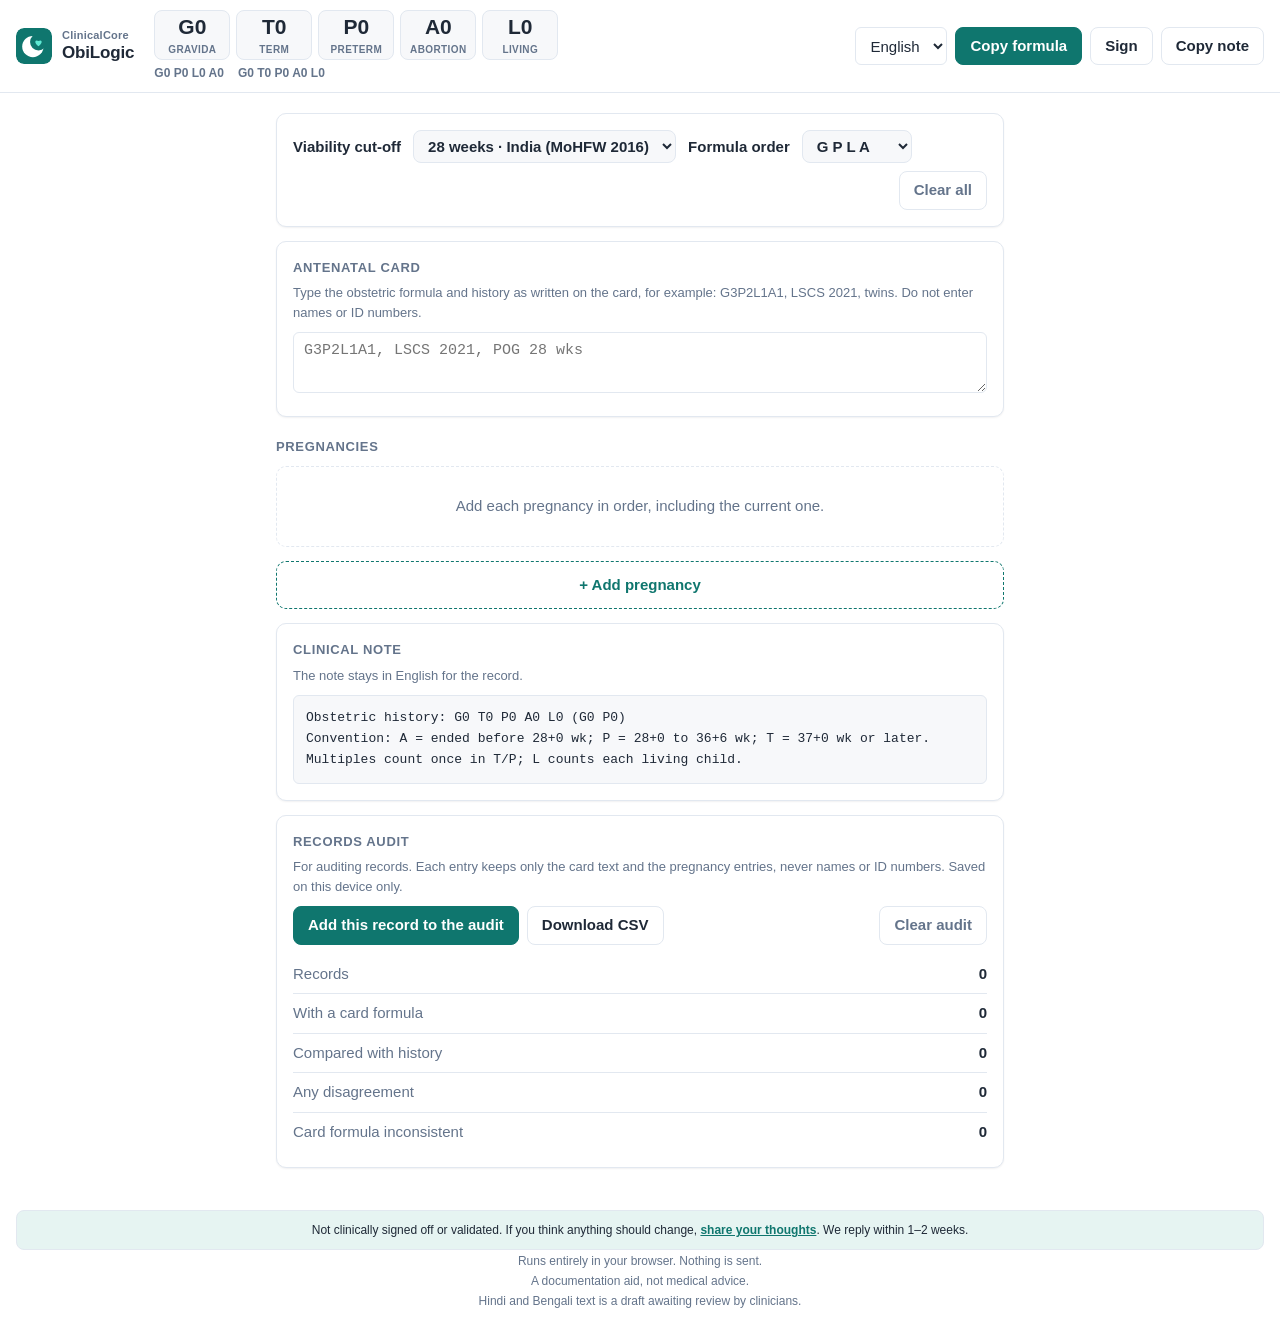
<file: obilogic/index.html>
<!doctype html>
<html lang="en">
<head>
  <meta charset="utf-8">
  <meta name="viewport" content="width=device-width, initial-scale=1">
  <title>ObiLogic</title>
  <meta name="description" content="Obstetric history checker: reads the antenatal card, checks it against each pregnancy, and flags what matters.">
  <meta name="theme-color" content="#FFFFFF">
  <link rel="icon" href="icon.svg" type="image/svg+xml">
  <link rel="manifest" href="../manifest.webmanifest">
  <link rel="stylesheet" href="../shared/base.css">
  <link rel="stylesheet" href="obilogic.css">
  <script src="app.js" type="module"></script>
  <script src="../shared/offline.js" type="module"></script>
</head>
<body>
  <header class="bar">
    <a class="brand" href="../">
      <img src="icon.svg" alt="" width="36" height="36">
      <span><small>ClinicalCore</small>ObiLogic</span>
    </a>
    <div class="summary" aria-live="polite">
      <div class="tiles" id="tiles"></div>
      <div class="alt"><span id="formula"></span><span id="gtpal"></span></div>
    </div>
    <div class="actions">
      <select class="input lang" id="lang" aria-label="Language"></select>
      <button class="btn primary" id="copy-score" data-i18n="copy.score"></button>
      <button class="btn" id="copy-note" data-i18n="copy.note"></button>
    </div>
  </header>

  <main>
    <section class="panel settings">
      <label for="viability" data-i18n="settings.cutoff"></label>
      <select id="viability">
        <option value="28" data-i18n="cutoff.28"></option>
        <option value="20" data-i18n="cutoff.20"></option>
        <option value="22" data-i18n="cutoff.22"></option>
        <option value="24" data-i18n="cutoff.24"></option>
      </select>
      <label for="order" data-i18n="settings.order"></label>
      <select id="order">
        <option value="gpla">G P L A</option>
        <option value="gpal">G P A L</option>
        <option value="gtpal">G T P A L</option>
      </select>
      <button class="btn ghost" id="reset" data-i18n="settings.clear"></button>
    </section>

    <section class="panel">
      <h2 data-i18n="card.title"></h2>
      <p class="hint" data-i18n="card.hint"></p>
      <textarea class="input card-text" id="card" rows="2" data-i18n-placeholder="card.placeholder" autocomplete="off" spellcheck="false"></textarea>
      <div id="card-reading" hidden>
        <div class="reading" id="reading"></div>
        <ul class="issues card-issues-list" id="card-issues"></ul>
        <table class="grid compare" id="compare" hidden>
          <thead><tr><th data-i18n="card.item"></th><th data-i18n="card.card"></th><th data-i18n="card.history"></th><th data-i18n="card.agrees"></th></tr></thead>
          <tbody></tbody>
        </table>
      </div>
    </section>

    <h2 class="section-title" data-i18n="preg.heading"></h2>
    <section id="pregnancies" class="list"></section>
    <button class="add" id="add" data-i18n="preg.add"></button>

    <section class="panel" id="flags-panel" hidden>
      <h2 data-i18n="flags.title"></h2>
      <ul id="flags" class="flags"></ul>
    </section>

    <section class="panel" id="issues-panel" hidden>
      <h2 data-i18n="review.title"></h2>
      <ul id="issues" class="issues"></ul>
    </section>

    <section class="panel">
      <h2 data-i18n="note.title"></h2>
      <p class="hint" data-i18n="note.english"></p>
      <pre id="note" class="note"></pre>
    </section>

    <section class="panel audit">
      <h2 data-i18n="audit.title"></h2>
      <p class="hint" data-i18n="audit.hint"></p>
      <div class="audit-actions">
        <button class="btn primary" id="audit-add" data-i18n="audit.add"></button>
        <button class="btn" id="audit-download" data-i18n="audit.download"></button>
        <button class="btn ghost" id="audit-clear" data-i18n="audit.clear"></button>
      </div>
      <dl class="rows" id="audit-summary"></dl>
      <table class="grid" id="audit-items" hidden>
        <thead><tr><th data-i18n="audit.item"></th><th data-i18n="audit.n"></th><th data-i18n="audit.wrong"></th><th data-i18n="audit.rate"></th></tr></thead>
        <tbody></tbody>
      </table>
    </section>
  </main>

  <footer>
    <p class="validation">Not clinically signed off or validated. If you think anything should change, <a href="https://github.com/nabvian/clinicalcore/issues/new?template=feedback.md" target="_blank" rel="noopener">share your thoughts</a>. We reply within 1–2 weeks.</p>
    <p data-i18n="footer.private"></p>
    <p data-i18n="footer.aid"></p>
    <p data-i18n="footer.translation"></p>
  </footer>

  <div class="toast" id="toast" role="status"></div>

  <template id="pregnancy-card">
    <article class="card">
      <div class="card-head">
        <h3></h3>
        <span class="badge"></span>
        <input class="year" type="number" inputmode="numeric" min="1950" max="2100">
        <button class="remove">×</button>
      </div>
      <div class="card-body"></div>
      <ul class="card-issues"></ul>
    </article>
  </template>
</body>
</html>
</file>
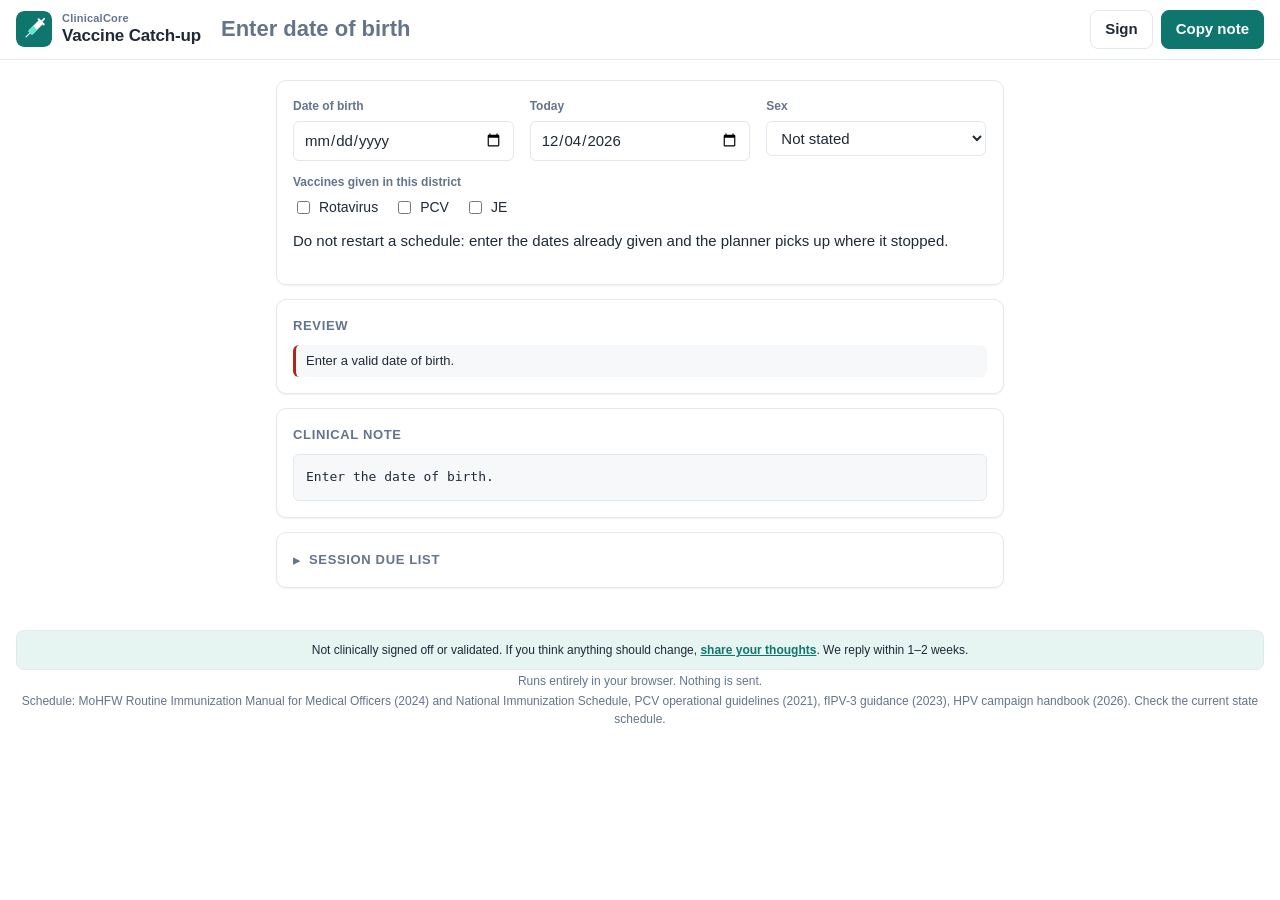
<file: vaccines/index.html>
<!doctype html>
<html lang="en">
<head>
  <meta charset="utf-8">
  <meta name="viewport" content="width=device-width, initial-scale=1">
  <title>Vaccine Catch-up</title>
  <meta name="description" content="India UIP catch-up planner from birth to 16 years, following the 2024 Routine Immunization Manual, with a session due list for many children.">
  <meta name="theme-color" content="#FFFFFF">
  <link rel="manifest" href="../manifest.webmanifest">
  <link rel="icon" href="icon.svg" type="image/svg+xml">
  <link rel="stylesheet" href="../shared/base.css">
  <script src="app.js" type="module"></script>
  <script src="../shared/offline.js" type="module"></script>
</head>
<body>
  <header class="bar">
    <a class="brand" href="../">
      <img src="icon.svg" alt="" width="36" height="36">
      <span><small>ClinicalCore</small>Vaccine Catch-up</span>
    </a>
    <div class="summary" aria-live="polite">
      <div class="headline" id="headline"></div>
      <div class="subline" id="subline"></div>
    </div>
    <div class="actions">
      <button class="btn primary" id="copy-note">Copy note</button>
    </div>
  </header>

  <main id="form">
    <section class="panel">
      <div class="form">
        <div class="field"><label class="label" for="dob">Date of birth</label><input class="input" id="dob" data-field="dob" type="date"></div>
        <div class="field"><label class="label" for="on_date">Today</label><input class="input" id="on_date" data-field="on_date" type="date"></div>
        <div class="field">
          <label class="label" for="sex">Sex</label>
          <select class="input" id="sex" data-field="sex">
            <option value="">Not stated</option>
            <option value="female">Female</option>
            <option value="male">Male</option>
          </select>
        </div>
      </div>
      <div class="field spaced">
        <span class="label">Vaccines given in this district</span>
        <div class="checks">
          <label><input type="checkbox" id="rotavirus"> Rotavirus</label>
          <label><input type="checkbox" id="pcv"> PCV</label>
          <label><input type="checkbox" id="je"> JE</label>
        </div>
      </div>
      <p class="hint spaced">Do not restart a schedule: enter the dates already given and the planner picks up where it stopped.</p>
    </section>

    <section class="panel" id="today-panel" hidden>
      <h2>Give today</h2>
      <p class="callout" id="today"></p>
    </section>

    <section class="panel" id="table-panel" hidden>
      <h2>Schedule</h2>
      <div class="table-wrap">
        <table class="grid">
          <thead><tr><th>Vaccine</th><th>Status</th><th>Date given</th><th>Earliest</th><th>Last day</th></tr></thead>
          <tbody id="rows"></tbody>
        </table>
      </div>
    </section>

    <section class="panel" hidden>
      <h2>Review</h2>
      <ul class="issues" id="issues"></ul>
    </section>

    <section class="panel">
      <h2>Clinical note</h2>
      <pre class="note" id="note"></pre>
    </section>

    <details class="panel audit" id="session">
      <summary><h2>Session due list</h2></summary>
      <p class="hint">For a session: one row per child with the date of birth and the dates of doses already given, using the columns in the template. The list shows who is due on the session date and how many doses of each vaccine to bring. The district settings above apply to all children. Leave out names. Nothing leaves this device and nothing is saved.</p>
      <div class="form spaced">
        <div class="field"><label class="label" for="session-date">Session date</label><input class="input" id="session-date" type="date"></div>
      </div>
      <div class="audit-actions spaced">
        <button class="btn" type="button" id="session-template">Download template</button>
        <label class="btn" for="session-file">Open CSV file</label>
        <input type="file" id="session-file" accept=".csv,text/csv" hidden>
        <button class="btn" type="button" id="session-download" disabled>Download due list</button>
      </div>
      <textarea class="input spaced" id="session-csv" rows="5" placeholder="Or paste the rows here, starting with the column names"></textarea>
      <ul class="issues spaced" id="session-problems"></ul>
      <div id="session-results" hidden>
        <dl class="rows spaced" id="session-summary"></dl>
        <h2 class="spaced">Doses to bring</h2>
        <div class="table-wrap"><table class="grid"><thead><tr><th>Vaccine</th><th>Doses</th></tr></thead><tbody id="session-counts"></tbody></table></div>
        <h2 class="spaced">Children</h2>
        <div class="table-wrap"><table class="grid"><thead><tr><th>Row</th><th>ID</th><th>Age</th><th>Due on the session date</th><th>Next due</th></tr></thead><tbody id="session-children"></tbody></table></div>
      </div>
    </details>
  </main>

  <footer>
    <p class="validation">Not clinically signed off or validated. If you think anything should change, <a href="https://github.com/nabvian/clinicalcore/issues/new?template=feedback.md" target="_blank" rel="noopener">share your thoughts</a>. We reply within 1–2 weeks.</p>
    <p>Runs entirely in your browser. Nothing is sent.</p>
    <p>Schedule: MoHFW Routine Immunization Manual for Medical Officers (2024) and National Immunization Schedule, PCV operational guidelines (2021), fIPV-3 guidance (2023), HPV campaign handbook (2026). Check the current state schedule.</p>
  </footer>

  <div class="toast" id="toast" role="status"></div>
</body>
</html>
</file>
<file: shared/base.css>
:root {
  --bg: #FFFFFF;
  --surface: #FFFFFF;
  --subtle: #F7F8FA;
  --ink: #1F2937;
  --muted: #64748B;
  --line: #E2E8F0;
  --accent: #0F766E;
  --accent-ink: #FFFFFF;
  --accent-soft: #E6F4F2;
  --good: #E7F4EC;
  --good-ink: #166534;
  --amber: #FEF3C7;
  --amber-ink: #92400E;
  --neutral: #EEF2F6;
  --neutral-ink: #334155;
  --blue: #E0ECFB;
  --blue-ink: #1D4ED8;
  --error: #B42318;
  --error-soft: #FDECEA;
  --warning: #B45309;
  --info: #2563EB;
  --shadow: 0 1px 2px rgba(15, 23, 42, 0.06);
  --radius: 10px;
  color-scheme: light;
}

* { box-sizing: border-box; }

body {
  margin: 0;
  background: var(--bg);
  color: var(--ink);
  font: 15px/1.5 -apple-system, BlinkMacSystemFont, "Segoe UI", Roboto, "Helvetica Neue", Arial, sans-serif;
}

button, input, select { font: inherit; color: inherit; }

button:focus-visible, input:focus-visible, select:focus-visible, a:focus-visible {
  outline: 2px solid var(--accent);
  outline-offset: 2px;
}

[hidden] { display: none !important; }

.bar {
  position: sticky;
  top: 0;
  z-index: 10;
  display: flex;
  flex-wrap: wrap;
  align-items: center;
  gap: 10px 20px;
  padding: 10px 16px;
  background: var(--surface);
  border-bottom: 1px solid var(--line);
}

.brand {
  display: flex;
  align-items: center;
  gap: 10px;
  color: inherit;
  text-decoration: none;
  font-weight: 700;
  font-size: 17px;
  letter-spacing: -0.01em;
  line-height: 1.2;
}

.brand img { border-radius: 8px; }
.brand small { display: block; font-size: 11px; font-weight: 600; color: var(--muted); letter-spacing: 0.02em; }

.summary { flex: 1; min-width: 200px; }

.headline {
  font-size: 22px;
  font-weight: 700;
  font-variant-numeric: tabular-nums;
  line-height: 1.2;
}

.headline.unknown { color: var(--muted); }
.subline { font-size: 12px; color: var(--muted); font-weight: 600; }

.actions { display: flex; flex-wrap: wrap; gap: 8px; }

.btn {
  border: 1px solid var(--line);
  background: var(--surface);
  border-radius: 8px;
  padding: 7px 14px;
  font-weight: 600;
  white-space: nowrap;
  cursor: pointer;
}

.btn.primary { background: var(--accent); color: var(--accent-ink); border-color: var(--accent); }
.btn.ghost { color: var(--muted); }
.btn.small { padding: 4px 10px; font-size: 13px; }
.btn:hover { filter: brightness(0.96); }

main {
  max-width: 760px;
  margin: 0 auto;
  padding: 20px 16px 40px;
  display: grid;
  gap: 14px;
}

main > * { min-width: 0; }

.panel {
  background: var(--surface);
  border: 1px solid var(--line);
  border-radius: var(--radius);
  box-shadow: var(--shadow);
  padding: 16px;
}

.panel h2 {
  margin: 0 0 10px;
  font-size: 13px;
  font-weight: 700;
  text-transform: uppercase;
  letter-spacing: 0.05em;
  color: var(--muted);
}

.notice {
  font-size: 13px;
  padding: 10px 12px;
  border-radius: 8px;
  background: var(--subtle);
  border: 1px solid var(--line);
  color: var(--neutral-ink);
}

.form {
  display: grid;
  grid-template-columns: repeat(auto-fit, minmax(200px, 1fr));
  gap: 14px 16px;
}

.form .wide { grid-column: 1 / -1; }

.field > .label {
  display: block;
  font-size: 12px;
  font-weight: 600;
  color: var(--muted);
  margin-bottom: 6px;
}

.control { display: flex; align-items: center; gap: 6px; flex-wrap: wrap; }

.input {
  min-width: 0;
  width: 100%;
  border: 1px solid var(--line);
  border-radius: 6px;
  padding: 7px 10px;
  background: var(--surface);
  font-variant-numeric: tabular-nums;
}

.input.short { width: 80px; flex: none; }
.input.grow { flex: 1; width: auto; }
.input[aria-invalid="true"] { border-color: var(--error); background: var(--error-soft); }
.unit { color: var(--muted); font-size: 13px; }

input[type="range"] { width: 100%; accent-color: var(--accent); }

.chips { display: flex; flex-wrap: wrap; gap: 6px; }

.chip {
  border: 1px solid var(--line);
  background: var(--surface);
  border-radius: 6px;
  padding: 5px 12px;
  font-size: 14px;
  font-weight: 500;
  cursor: pointer;
}

.chip:hover { border-color: var(--accent); }

.chip[aria-pressed="true"] {
  background: var(--accent);
  border-color: var(--accent);
  color: var(--accent-ink);
}

.chips[aria-invalid="true"] .chip { border-color: var(--error); }

.rows { margin: 0; display: grid; gap: 0; }

.rows div {
  display: flex;
  justify-content: space-between;
  gap: 16px;
  padding: 8px 0;
  border-bottom: 1px solid var(--line);
}

.rows div:last-child { border-bottom: none; }
.rows dt { color: var(--muted); }
.rows dd { margin: 0; font-weight: 600; text-align: right; font-variant-numeric: tabular-nums; }

.steps { margin: 0; padding-left: 20px; display: grid; gap: 4px; font-variant-numeric: tabular-nums; }

.issues { list-style: none; margin: 0; padding: 0; display: grid; gap: 6px; }

.issue {
  font-size: 13px;
  padding: 6px 10px;
  border-radius: 6px;
  background: var(--subtle);
  border-left: 3px solid var(--line);
}

.issue.error { border-color: var(--error); }
.issue.warning { border-color: var(--warning); }
.issue.info { border-color: var(--info); }

.note {
  margin: 0;
  white-space: pre-wrap;
  font: 13px/1.6 ui-monospace, "SF Mono", Menlo, Consolas, monospace;
  background: var(--subtle);
  border: 1px solid var(--line);
  border-radius: 6px;
  padding: 12px;
}

table.grid { width: 100%; border-collapse: collapse; font-size: 14px; font-variant-numeric: tabular-nums; }
table.grid th { text-align: left; font-size: 12px; color: var(--muted); font-weight: 600; padding: 6px 8px; border-bottom: 1px solid var(--line); }
table.grid td { padding: 6px 8px; border-bottom: 1px solid var(--line); }
table.grid tr.done td { color: var(--muted); }

footer {
  text-align: center;
  color: var(--muted);
  font-size: 12px;
  padding: 0 16px 32px;
}

footer p { margin: 2px 0; }
footer a { color: inherit; }

.toast {
  position: fixed;
  left: 50%;
  bottom: 24px;
  transform: translate(-50%, 20px);
  background: var(--ink);
  color: var(--bg);
  padding: 8px 16px;
  border-radius: 8px;
  font-weight: 600;
  opacity: 0;
  transition: opacity 0.2s, transform 0.2s;
  pointer-events: none;
}

.toast.show { opacity: 1; transform: translate(-50%, 0); }

@media (max-width: 600px) {
  .bar { gap: 8px; }
  .summary { min-width: 0; }
  .actions { width: 100%; }
  .actions .btn { flex: 1; }
}

.status { display: inline-block; padding: 1px 8px; border-radius: 6px; font-size: 12px; font-weight: 600; white-space: nowrap; background: var(--neutral); color: var(--neutral-ink); }
.status.done, .status.given { background: var(--good); color: var(--good-ink); }
.status.due, .status.due_now { background: var(--amber); color: var(--amber-ink); }
.status.missed, .status.missing, .status.too_late { background: var(--error-soft); color: var(--error); }
.status.upcoming, .status.waiting { background: var(--blue); color: var(--blue-ink); }

.rowset { display: grid; gap: 8px; }
.rowline { display: flex; flex-wrap: wrap; align-items: center; gap: 6px; padding: 10px; border: 1px solid var(--line); border-radius: 8px; background: var(--subtle); }
.rowline .tag { font-size: 12px; font-weight: 700; color: var(--muted); min-width: 28px; }
.rowline .input { width: auto; flex: 1 1 120px; }
.rowline .input.short { flex: 0 0 78px; }
.checks { display: flex; flex-wrap: wrap; gap: 6px 16px; }
.checks label { display: inline-flex; gap: 6px; align-items: center; font-size: 14px; }
.risk { padding: 8px 10px; border-radius: 6px; border-left: 3px solid var(--warning); background: var(--subtle); font-size: 14px; }
.callout { font-size: 14px; font-weight: 600; padding: 10px 12px; border-radius: 8px; background: var(--accent-soft); color: var(--accent); }
.table-wrap { overflow-x: auto; }
.btn.add-row { justify-self: start; }

.spaced { margin-top: 12px; }
select.input { max-width: 100%; }
#sex { max-width: 220px; }

.btn.signed { background: var(--accent-soft); color: var(--accent); border-color: var(--accent); }
.sign-dialog { width: min(420px, calc(100vw - 32px)); border: 1px solid var(--line); border-radius: 12px; padding: 20px; color: var(--ink); background: #FFFFFF; }
.sign-dialog::backdrop { background: rgba(15, 23, 42, 0.35); }
.sign-dialog h2 { margin: 0 0 6px; font-size: 18px; }
.sign-dialog form { display: grid; gap: 12px; }
.sign-dialog .check { display: flex; gap: 8px; align-items: center; font-size: 14px; }
.dialog-actions { display: flex; flex-wrap: wrap; gap: 8px; justify-content: flex-end; }
.validation { border: 1px solid var(--line); border-radius: 8px; padding: 10px 12px; background: var(--accent-soft); color: var(--ink); }
.validation a { color: var(--accent); font-weight: 600; }

.audit-actions { display: flex; flex-wrap: wrap; gap: 8px; }
details.audit > summary { cursor: pointer; list-style: none; display: flex; align-items: center; gap: 8px; }
details.audit > summary::-webkit-details-marker { display: none; }
details.audit > summary::before { content: '▸'; color: var(--muted); }
details.audit[open] > summary::before { content: '▾'; }
details.audit > summary h2 { margin: 0; }
.inline { display: flex; gap: 8px; align-items: center; }
</file>
<file: hub.css>
.intro h1 {
  margin: 8px 0 6px;
  font-size: 24px;
  letter-spacing: -0.02em;
}

.intro p { margin: 0; color: var(--muted); max-width: 60ch; }

.tools {
  display: grid;
  grid-template-columns: repeat(auto-fit, minmax(300px, 1fr));
  gap: 12px;
}

.tool {
  display: flex;
  gap: 14px;
  align-items: flex-start;
  padding: 16px;
  background: var(--surface);
  border: 1px solid var(--line);
  border-radius: var(--radius);
  box-shadow: var(--shadow);
  color: inherit;
  text-decoration: none;
  transition: border-color 0.15s;
}

.tool:hover { border-color: var(--accent); }
.tool img { border-radius: 10px; flex: none; }
.tool h2 { margin: 2px 0 4px; font-size: 17px; }
.tool p { margin: 0; font-size: 14px; color: var(--muted); }

.tag {
  font-size: 11px;
  font-weight: 700;
  text-transform: uppercase;
  letter-spacing: 0.05em;
  color: var(--accent);
}

@media (max-width: 400px) {
  .tools { grid-template-columns: 1fr; }
}

.watch { margin-top: 28px; }
.watch h2 { margin: 0 0 10px; font-size: 18px; }
.watch video { display: block; width: 100%; height: auto; border: 1px solid var(--line); border-radius: var(--radius); background: #FFFFFF; }
.watch p { margin: 8px 0 0; font-size: 14px; color: var(--muted); }
</file>
<file: apgar/apgar.css>
.timer-row { display: flex; align-items: center; justify-content: space-between; gap: 12px; flex-wrap: wrap; }
.clock { font-size: 40px; font-weight: 800; font-variant-numeric: tabular-nums; letter-spacing: -0.02em; line-height: 1; }
.due { margin-top: 4px; font-size: 14px; font-weight: 600; color: var(--muted); }
.timer-actions { display: flex; gap: 8px; }
.btn.big { min-height: 52px; padding: 0 22px; font-size: 17px; }
.alert { margin-top: 12px; padding: 12px 14px; border-radius: 10px; background: var(--amber); color: var(--amber-ink); font-size: 17px; font-weight: 700; }

.score-head { display: flex; flex-direction: column; gap: 10px; }
.quick { display: grid; grid-template-columns: 1fr 1fr; gap: 8px; }
.quick .btn { min-height: 48px; white-space: normal; }
.signs { display: grid; gap: 10px; margin-top: 14px; }
.sign-row { display: grid; grid-template-columns: 110px 1fr; align-items: center; gap: 8px; }
.sign-name { font-size: 14px; font-weight: 700; }
.levels { display: grid; grid-template-columns: repeat(3, 1fr); gap: 6px; }
.level { min-height: 56px; border: 1px solid var(--line); border-radius: 10px; background: #FFFFFF; font: inherit; color: var(--ink); cursor: pointer; display: flex; flex-direction: column; align-items: center; justify-content: center; gap: 2px; padding: 4px; }
.level b { font-size: 20px; line-height: 1; }
.level span { font-size: 12px; color: var(--muted); text-align: center; }
.level[aria-pressed="true"] { background: var(--accent); border-color: var(--accent); color: var(--accent-ink); }
.level[aria-pressed="true"] span { color: var(--accent-ink); }
.toggles { display: grid; grid-template-columns: repeat(auto-fill, minmax(150px, 1fr)); gap: 6px; margin-top: 6px; }
.toggle { min-height: 52px; border: 1px solid var(--line); border-radius: 10px; background: #FFFFFF; font: inherit; font-size: 14px; font-weight: 600; color: var(--ink); cursor: pointer; padding: 6px; }
.toggle[aria-pressed="true"] { background: var(--amber); border-color: var(--amber-ink); color: var(--amber-ink); }
.score details summary { cursor: pointer; font-size: 14px; font-weight: 600; color: var(--accent); }

@media (max-width: 480px) {
  .sign-row { grid-template-columns: 1fr; gap: 4px; }
  .quick { grid-template-columns: 1fr; }
}
#minutes .chip:disabled { opacity: 0.5; cursor: default; }

.saved { display: flex; align-items: center; justify-content: space-between; gap: 10px; margin-top: 12px; padding: 10px 12px; border-radius: 10px; background: var(--good); color: var(--good-ink); font-size: 15px; font-weight: 700; }
.levels.locked .level, .toggles.locked .toggle { opacity: 0.6; }

.report { display: none; }
@media print {
  @page { size: A4; margin: 14mm; }
  body { background: #FFFFFF; }
  body > *:not(.report) { display: none !important; }
  .report { display: block !important; color: #000; font-size: 11pt; }
}
.report h1 { margin: 0; font-size: 18pt; }
.report .sub { margin: 2px 0 10px; font-size: 9pt; color: #444; }
.report .stamp { display: inline-block; margin: 0 0 8px; padding: 3px 10px; border: 2px solid #B91C1C; color: #B91C1C; font-weight: 700; }
.report .details { display: grid; grid-template-columns: repeat(3, 1fr); gap: 4px 16px; margin: 8px 0 12px; }
.report .details div { border-bottom: 1px solid #999; padding: 2px 0; }
.report .details b { display: block; font-size: 8pt; font-weight: 600; color: #444; }
.report table { width: 100%; border-collapse: collapse; margin: 6px 0 10px; }
.report th, .report td { border: 1px solid #555; padding: 4px 6px; text-align: center; font-size: 10pt; }
.report th:first-child, .report td:first-child { text-align: left; }
.report tr.total td { font-weight: 700; background: #F1F5F9; }
.report .section { margin: 10px 0 2px; font-size: 10pt; font-weight: 700; text-transform: uppercase; letter-spacing: 0.04em; }
.report .line { margin: 3px 0; }
.report .sign { display: grid; grid-template-columns: repeat(2, 1fr); gap: 14px 24px; margin-top: 16px; }
.report .sign div { border-bottom: 1px solid #000; min-height: 22px; padding-top: 10px; }
.report .sign b { display: block; font-size: 8pt; font-weight: 600; color: #444; }
.report .foot { margin-top: 14px; font-size: 8pt; color: #444; }
.report th:first-child, .report td:first-child { width: 38%; }
.watch-panel > summary { cursor: pointer; list-style: none; }
.watch-panel > summary::-webkit-details-marker { display: none; }
.watch-panel > summary h2 { margin: 0; color: var(--accent); }
.watch-panel video { display: block; width: 100%; height: auto; margin-top: 12px; border: 1px solid var(--line); border-radius: 12px; background: #FFFFFF; }
</file>
<file: burns/burns.css>
.timeline {
  position: relative;
  display: flex;
  height: 14px;
  margin: 16px 0 6px;
  border-radius: 7px;
  overflow: hidden;
  background: var(--neutral);
}

.timeline .first { flex: 8; background: var(--accent); opacity: 0.85; }
.timeline .second { flex: 16; background: var(--accent-soft); }

.timeline .now {
  position: absolute;
  top: -2px;
  bottom: -2px;
  width: 3px;
  background: var(--ink);
  border-radius: 2px;
}

.scale {
  display: flex;
  justify-content: space-between;
  font-size: 11px;
  color: var(--muted);
  font-variant-numeric: tabular-nums;
  margin-bottom: 12px;
}

.phases { display: grid; gap: 10px; grid-template-columns: repeat(auto-fit, minmax(240px, 1fr)); }

.phase {
  border: 1px solid var(--line);
  border-radius: 8px;
  padding: 12px;
  background: var(--subtle);
}

.phase.running { border-left: 3px solid var(--accent); }
.phase.overdue { border-left: 3px solid var(--error); }
.phase.upcoming { border-left: 3px solid var(--line); }

.phase h3 { margin: 0 0 2px; font-size: 14px; }
.phase .when { font-size: 12px; color: var(--muted); font-variant-numeric: tabular-nums; }
.phase .rate { font-size: 24px; font-weight: 700; margin-top: 6px; font-variant-numeric: tabular-nums; }
.phase .rate small { font-size: 13px; font-weight: 600; color: var(--muted); }
.phase .left { font-size: 13px; color: var(--muted); }
</file>
<file: obilogic/obilogic.css>
.tiles { display: flex; gap: 6px; }

.tile {
  flex: 1;
  min-width: 0;
  max-width: 76px;
  overflow: hidden;
  padding: 4px 0 3px;
  border: 1px solid var(--line);
  border-radius: 8px;
  background: var(--subtle);
  text-align: center;
  line-height: 1.15;
}

.tile b { display: block; font-size: 21px; font-weight: 700; font-variant-numeric: tabular-nums; }
.tile small { font-size: 10px; font-weight: 600; text-transform: uppercase; letter-spacing: 0.04em; color: var(--muted); }
.tile.unknown b { color: var(--muted); }

.alt {
  display: flex;
  gap: 14px;
  margin-top: 4px;
  font-size: 12px;
  color: var(--muted);
  font-weight: 600;
  font-variant-numeric: tabular-nums;
}

.settings { display: flex; flex-wrap: wrap; align-items: center; gap: 8px 12px; font-weight: 600; }
.settings select { max-width: 100%; border: 1px solid var(--line); border-radius: 8px; padding: 6px 10px; background: var(--subtle); }
.settings .btn.ghost { margin-left: auto; }
.hint { color: var(--muted); font-size: 13px; font-weight: 400; }

.list { display: grid; gap: 12px; }

.empty {
  text-align: center;
  color: var(--muted);
  padding: 28px 16px;
  border: 1px dashed var(--line);
  border-radius: var(--radius);
  background: var(--surface);
}

.card {
  background: var(--surface);
  border: 1px solid var(--line);
  border-radius: var(--radius);
  box-shadow: var(--shadow);
  padding: 16px;
}

.card .field { margin-top: 12px; }

.card-head {
  display: flex;
  align-items: center;
  gap: 10px;
  padding-bottom: 10px;
  margin-bottom: 4px;
  border-bottom: 1px solid var(--line);
}

.card-head h3 { margin: 0; font-size: 15px; font-weight: 700; }

.badge {
  padding: 2px 8px;
  border-radius: 6px;
  font-size: 12px;
  font-weight: 600;
  background: var(--neutral);
  color: var(--muted);
}

.badge.term { background: var(--good); color: var(--good-ink); }
.badge.preterm { background: var(--amber); color: var(--amber-ink); }
.badge.abortion { background: var(--neutral); color: var(--neutral-ink); }
.badge.current { background: var(--blue); color: var(--blue-ink); }

.year {
  margin-left: auto;
  width: 84px;
  border: 1px solid var(--line);
  border-radius: 8px;
  padding: 4px 8px;
  background: var(--subtle);
}

.remove {
  border: none;
  background: none;
  font-size: 20px;
  line-height: 1;
  color: var(--muted);
  cursor: pointer;
  padding: 2px 6px;
  border-radius: 6px;
}

.remove:hover { background: var(--neutral); color: var(--ink); }

.chip.dim { opacity: 0.45; }

.ga { display: flex; flex-wrap: wrap; align-items: center; gap: 8px; }

.ga input {
  width: 64px;
  border: 1px solid var(--line);
  border-radius: 6px;
  padding: 5px 8px;
  background: var(--surface);
  text-align: center;
  font-variant-numeric: tabular-nums;
}

.ga .or { color: var(--muted); font-size: 13px; padding: 0 4px; }

.baby {
  margin-top: 8px;
  padding: 10px 12px;
  border: 1px solid var(--line);
  border-radius: 8px;
  background: var(--subtle);
  display: grid;
  gap: 6px;
}

.baby .label { font-size: 12px; font-weight: 600; color: var(--muted); }

.card-issues, .flags { list-style: none; margin: 0; padding: 0; display: grid; gap: 6px; }
.card-issues { margin-top: 12px; }
.card-issues:empty { display: none; }

.flag {
  padding: 10px 12px;
  border: 1px solid var(--line);
  border-left: 3px solid var(--warning);
  border-radius: 6px;
  background: var(--subtle);
}

.flag b { display: block; font-weight: 700; }
.flag p { margin: 2px 0; font-size: 14px; }
.flag a { color: var(--info); font-size: 13px; font-weight: 600; }
.flag small { color: var(--muted); font-size: 12px; }

.add {
  border: 1px dashed var(--accent);
  background: var(--surface);
  color: var(--accent);
  border-radius: var(--radius);
  padding: 12px;
  font-size: 15px;
  font-weight: 600;
  cursor: pointer;
}

.add:hover { background: var(--accent-soft); }

@media (max-width: 600px) {
  .brand span { display: none; }
  .tile b { font-size: 19px; }
}

@media (max-width: 400px) {
  .tile small { display: none; }
  .card-head { flex-wrap: wrap; }
  .settings .btn.ghost { margin-left: 0; }
}

.lang { width: auto; }
.section-title { margin: 6px 0 -4px; font-size: 13px; font-weight: 700; text-transform: uppercase; letter-spacing: 0.05em; color: var(--muted); }
.panel > .hint { margin: -4px 0 10px; display: block; }
.card-text { resize: vertical; font: 15px/1.5 ui-monospace, "SF Mono", Menlo, Consolas, monospace; }

.reading { display: flex; flex-wrap: wrap; gap: 6px; margin-top: 10px; }

.pill {
  display: inline-flex;
  align-items: center;
  gap: 6px;
  padding: 3px 10px;
  border-radius: 6px;
  font-size: 13px;
  background: var(--accent-soft);
  color: var(--accent);
  font-weight: 600;
}

.pill small { font-weight: 500; color: var(--muted); }
.pill.unread { background: var(--neutral); color: var(--neutral-ink); text-decoration: underline dotted; }
.pill.formula { background: var(--accent); color: var(--accent-ink); }
.pill.formula small { color: inherit; opacity: 0.85; }

.card-issues-list { margin-top: 10px; }
.card-issues-list:empty { display: none; }

.compare { margin-top: 12px; }
.compare td.no { color: var(--error); font-weight: 700; }
.compare td.yes { color: var(--good-ink); font-weight: 600; }

.flag.card-source { border-left-color: var(--muted); }
.flag .origin { font-size: 11px; font-weight: 700; text-transform: uppercase; letter-spacing: 0.04em; color: var(--muted); margin-left: 6px; }

.audit-actions { display: flex; flex-wrap: wrap; gap: 8px; margin-bottom: 10px; }
.audit-actions .ghost { margin-left: auto; }
</file>
